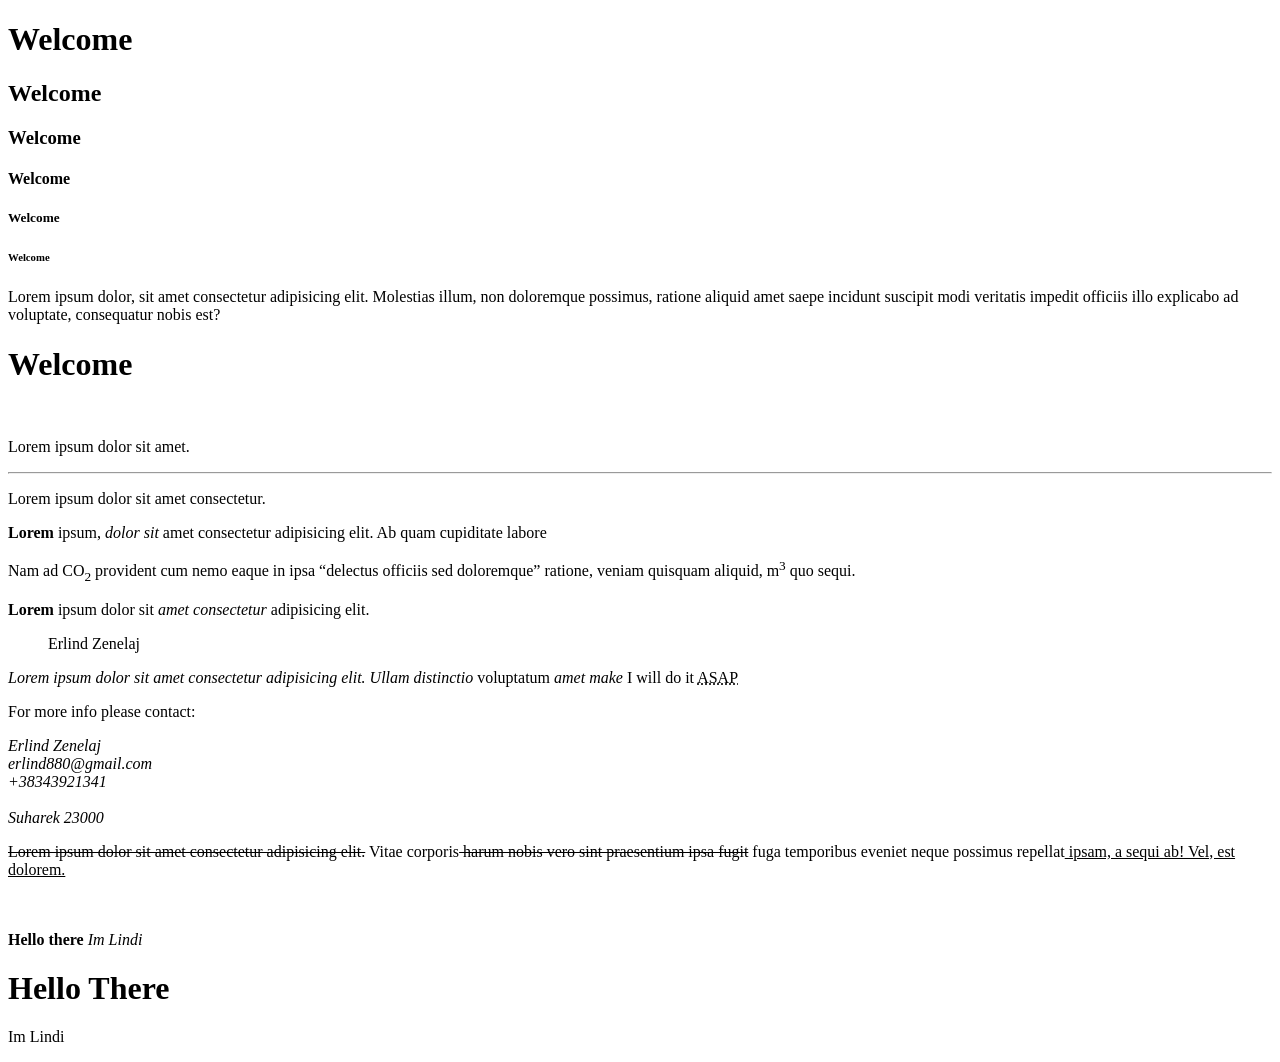
<file: index.html>
<!DOCTYPE html>
<html lang="en">
<head>
    <meta charset="UTF-8">
    <meta http-equiv="X-UA-Compatible" content="IE=edge">
    <meta name="viewport" content="width=device-width, initial-scale=1.0">
    <title>Task 1</title>
</head>
<body>
    
    <!-- Headings -->
    <h1>Welcome</h1>
    <h2>Welcome</h2>
    <h3>Welcome</h3>
    <h4>Welcome</h4>
    <h5>Welcome</h5>
    <h6>Welcome</h6>

    <!-- Paragrafi -->
    <p>Lorem ipsum dolor, sit amet consectetur adipisicing elit. Molestias illum, non doloremque possimus, ratione aliquid amet saepe incidunt suscipit modi veritatis impedit officiis illo explicabo ad voluptate, consequatur nobis est?</p>

    <!-- Heading and Paragraph with hr and br -->
    <h1>Welcome</h1>
    <br>
    <p>Lorem ipsum dolor sit amet.</p>
    <hr>
    <p>Lorem ipsum dolor sit amet consectetur.</p>

    <!-- Labels-->
    <p> <b>Lorem </b> ipsum, <i>dolor sit</i> amet consectetur <emp>adipisicing elit.</emp> Ab quam cupiditate labore </p>

    <p>Nam ad CO<sub>2</sub> provident cum nemo eaque in ipsa <q>delectus officiis sed doloremque</q> ratione, veniam quisquam aliquid, m<sup>3</sup> quo sequi.</p>

    <p><strong>Lorem</strong> ipsum dolor sit <em>amet consectetur</em> adipisicing elit. <blockquote>Erlind Zenelaj</blockquote> </p>

    <p><cite>Lorem ipsum dolor sit amet consectetur adipisicing elit. Ullam distinctio</cite> voluptatum <dfn>amet make</dfn> I will do it <abbr title="As soon as possible">ASAP</abbr></p>

    <p>For more info please contact:
    <address>
        Erlind Zenelaj
        <br>
        erlind880@gmail.com
        <br>
        +38343921341
        <br><br>
        Suharek 23000
    </address>
    </p>

    <p><del>Lorem ipsum dolor sit amet consectetur adipisicing elit.</del> Vitae corporis<s> harum nobis vero sint praesentium ipsa fugit</s> fuga temporibus eveniet neque possimus repellat<ins> ipsam, a sequi ab! Vel, est dolorem.</ins></p>
 
    <br><br>

    <!-- Inline and Block -->
    <strong>Hello there</strong> <em>Im Lindi</em>

    <h1>Hello There</h1> <p>Im Lindi</p>

</body>
</html>
</file>
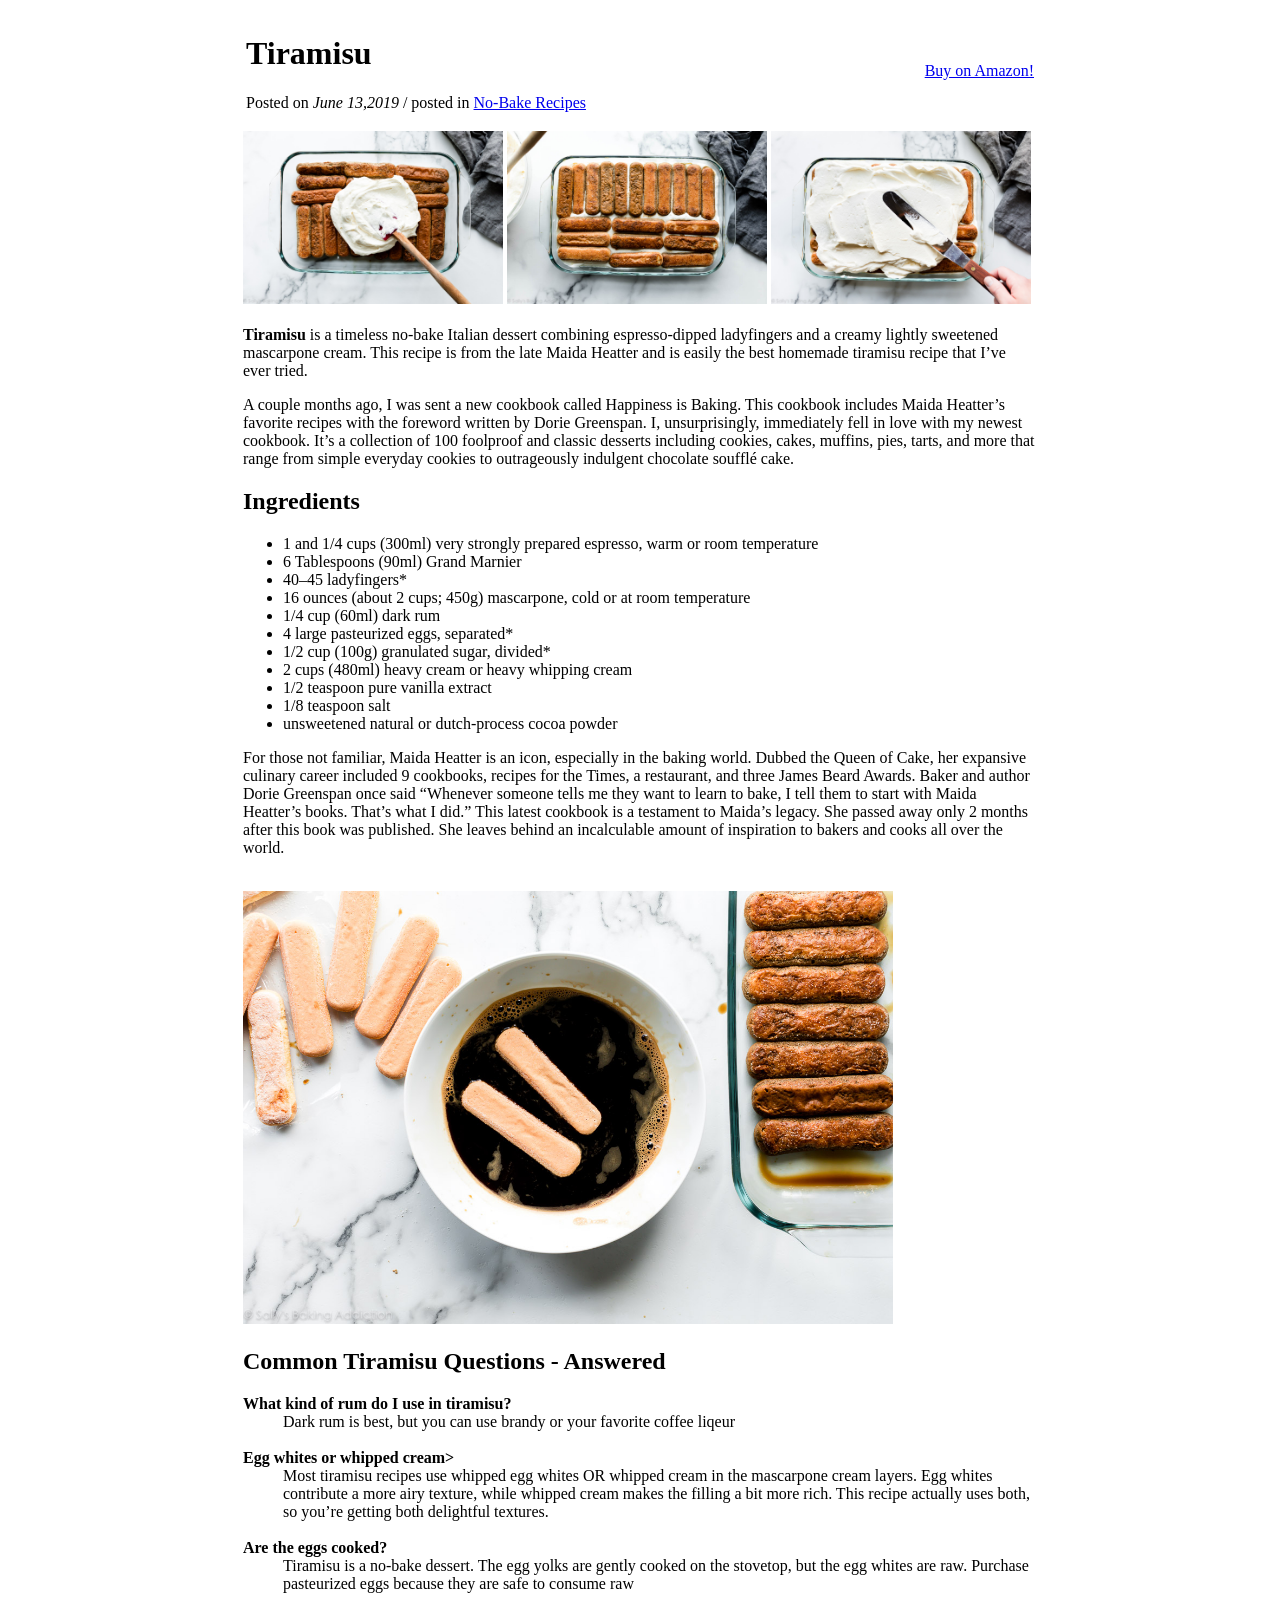
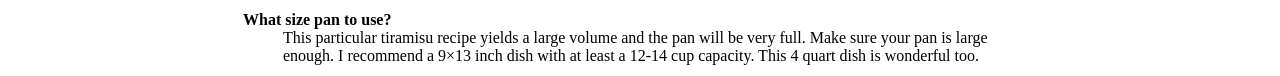
<file: Project(Bake Recipes).html/index.html>
<!DOCTYPE html>
<html lang="en">
<head>
    <meta charset="UTF-8">
    <meta http-equiv="X-UA-Compatible" content="IE=edge">
    <meta name="viewport" content="width=device-width, initial-scale=1.0">
    <title>Bake Recipes</title>
    
</head>
<body>
    <table width="800" align="center">
        <tr>
        <td>

        <table width="100%"> 
            <td>
            <h1>Tiramisu</h1>
            
            <p>Posted on <em>June 13,2019</em> / posted in <a href="#">No-Bake Recipes</a></em></p>
            </td>

            <td align="right"> <a href="#">Buy on Amazon!</a></td>

        </table>
            
        <div margin="10px">
            
            <img src="./img/s1.jpg" alt="" width="260">
            <img src="./img/s2.jpg" alt="" width="260">
            <img src="./img/s3.jpg" alt="" width="260">

        </div>
        

        <br> 

        <b>Tiramisu</b> is a timeless no-bake Italian dessert combining espresso-dipped ladyfingers and a creamy lightly sweetened mascarpone cream. This recipe is from the late Maida Heatter and is easily the best homemade tiramisu recipe that I’ve ever tried.

        <p>A couple months ago, I was sent a new cookbook called Happiness is Baking. This cookbook includes Maida Heatter’s favorite recipes with the foreword written by Dorie Greenspan. I, unsurprisingly, immediately fell in love with my newest cookbook. It’s a collection of 100 foolproof and classic desserts including cookies, cakes, muffins, pies, tarts, and more that range from simple everyday cookies to outrageously indulgent chocolate soufflé cake.</p>


        <h2>Ingredients</h2>

        <ul>
            <li>1 and 1/4 cups (300ml) very strongly prepared espresso, warm or room temperature</li>
            <li>6 Tablespoons (90ml) Grand Marnier</li>
            <li>40–45 ladyfingers*</li>
            <li>16 ounces (about 2 cups; 450g) mascarpone, cold or at room temperature</li>
            <li>1/4 cup (60ml) dark rum</li>
            <li>4 large pasteurized eggs, separated*</li>
            <li>1/2 cup (100g) granulated sugar, divided*</li>
            <li>2 cups (480ml) heavy cream or heavy whipping cream</li>
            <li>1/2 teaspoon pure vanilla extract</li>
            <li>1/8 teaspoon salt</li>
            <li>unsweetened natural or dutch-process cocoa powder</li>
          
        </ul>

        <p>For those not familiar, Maida Heatter is an icon, especially in the baking world. Dubbed the Queen of Cake, her expansive culinary career included 9 cookbooks, recipes for the Times, a restaurant, and three James Beard Awards. Baker and author Dorie Greenspan once said “Whenever someone tells me they want to learn to bake, I tell them to start with Maida Heatter’s books. That’s what I did.” This latest cookbook is a testament to Maida’s legacy. She passed away only 2 months after this book was published. She leaves behind an incalculable amount of inspiration to bakers and cooks all over the world.
        </p>

        <br>

        <img src="img/tiramisu.jpg" alt="" width="650">

        
            <h2>Common Tiramisu Questions - Answered</h2>

            <dt><strong>What kind of rum do I use in tiramisu?</strong></dt>
            <dd>Dark rum is best, but you can use brandy or your favorite coffee liqeur</dd>

            <br>

            <dt><strong>Egg whites or whipped cream></strong></dt>
            <dd>Most tiramisu recipes use whipped egg whites OR whipped cream in the mascarpone cream layers. Egg whites contribute a more airy texture, while whipped cream makes the filling a bit more rich. This recipe actually uses both, so you’re getting both delightful textures.
            </dd>

            <br>

            <dt><strong>Are the eggs cooked?</strong></dt>
            <dd>Tiramisu is a no-bake dessert. The egg yolks are gently cooked on the stovetop, but the egg whites are raw. Purchase pasteurized eggs because they are safe to consume raw </dd>

            <br>

            <dt><strong>What size pan to use?</strong></dt>
            <dd>This particular tiramisu recipe yields a large volume and the pan will be very full. Make sure your pan is large enough. I recommend a 9×13 inch dish with at least a 12-14 cup capacity. This 4 quart dish is wonderful too.</dd>
        
    </table>
    
</body>
</html>
</file>
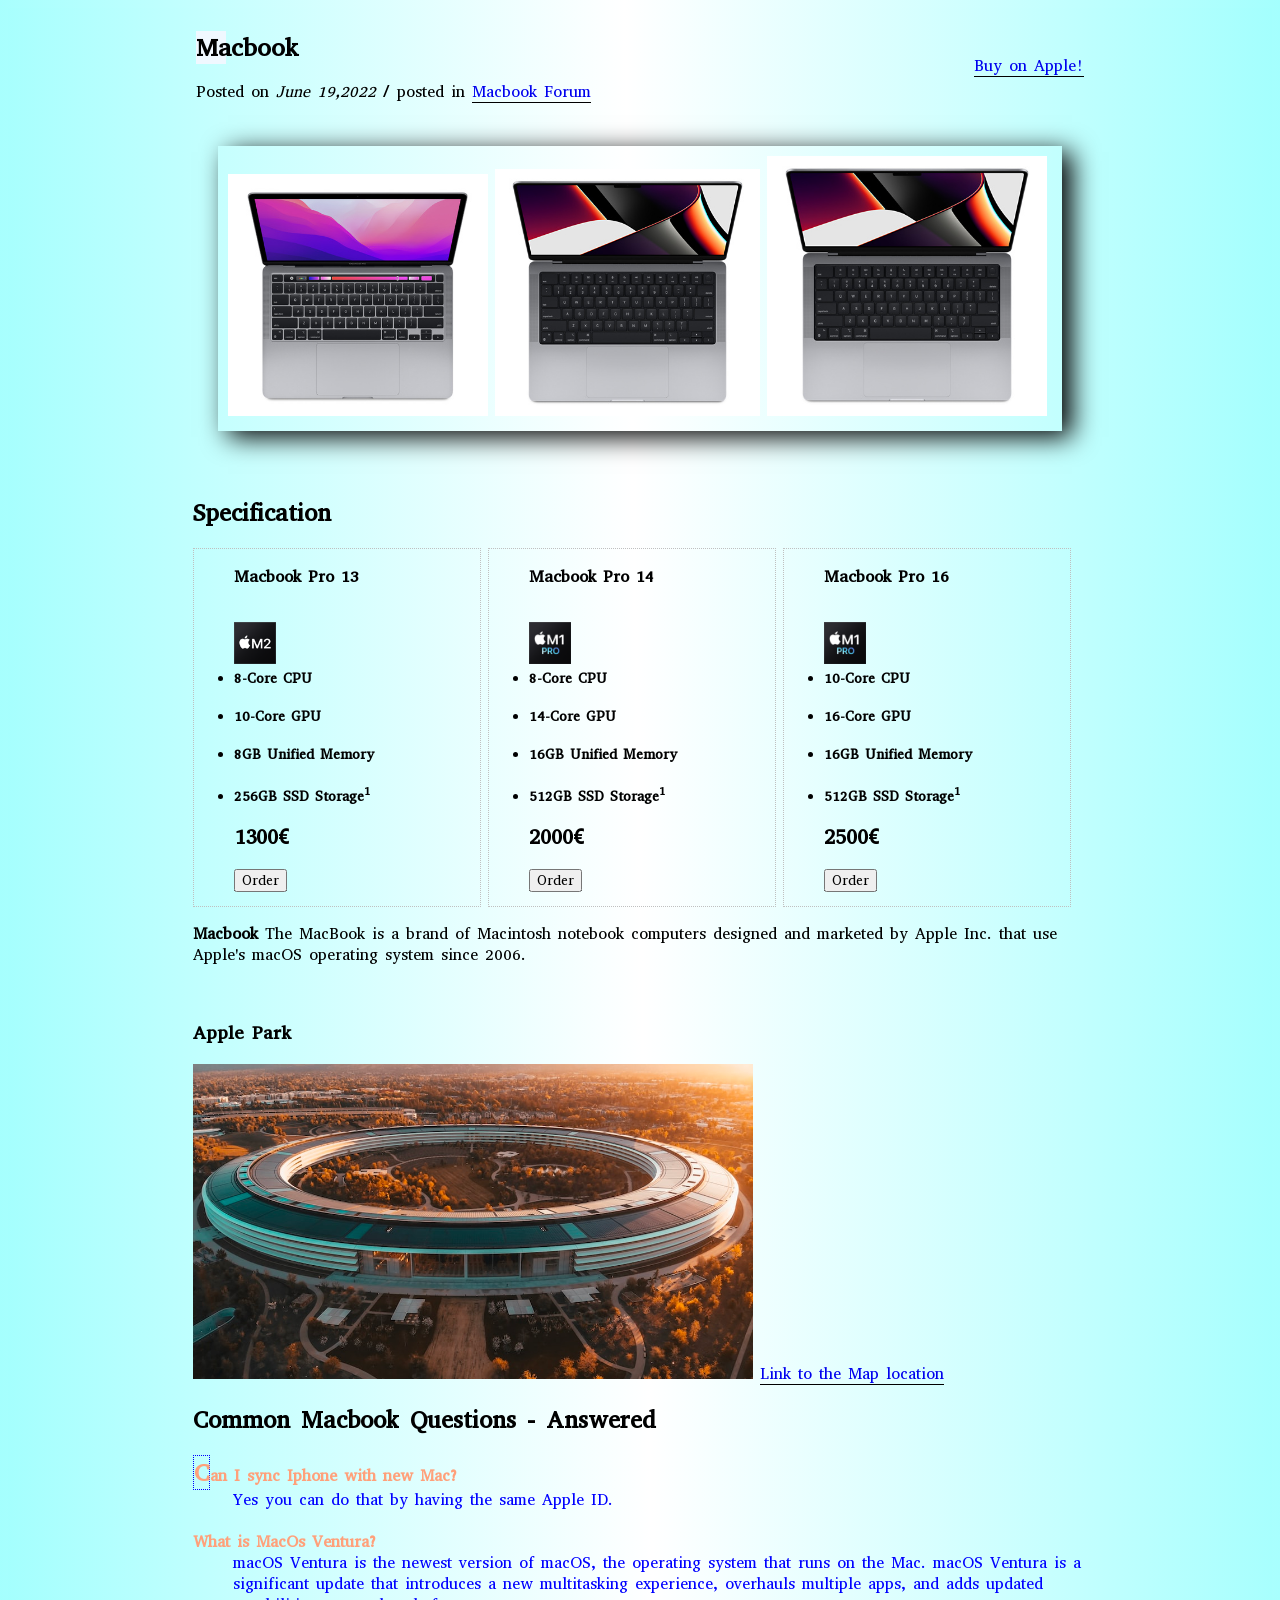
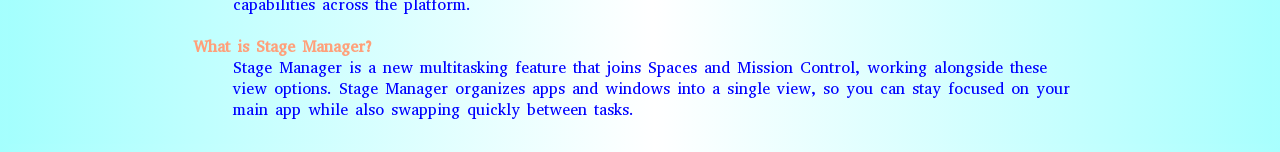
<file: Project(Bake Recipes)/index.html>
<!DOCTYPE html>
<html lang="en">
<head>
    <meta charset="UTF-8">
    <meta http-equiv="X-UA-Compatible" content="IE=edge">
    <meta name="viewport" content="width=device-width, initial-scale=1.0">
    <title>Macbook Store</title>
    

    <link rel="stylesheet" href="style.css">
</head>
<body>
    <table width="900" align="center">
        <tr>
        <td>

        <table width="100%"> 
            <td>
            <h1>Macbook</h1>
            
            <p>Posted on <em>June 19,2022</em> / posted in <a href="#">Macbook Forum</a></em></p>
            </td>

            <td align="right">
                <a href="https://www.apple.com/macbook-pro/">Buy on Apple!</a>  
            </td>
            

        </table>
            
        <div class="photos">
            
            <img src="./img/mbp13.jpeg" alt="Macbook Pro 13 inch" width="260">
            <img src="./img/mbp14.jpeg" alt="Macbook Pro 14 inch" width="265">
            <img src="./img/mbp16.jpeg" alt="Macbook Pro 16 inch" width="280">

        </div>
        
        

        <br> 

        


        <h2>Specification</h2>

        <div class="left">
            <ul>
                <h3>Macbook Pro 13 </h3><br>
                <img src="./img/m2logo.png" alt="m2logo">
                <li><b>8-Core CPU</b> </li><br>
                <li><b>10-Core GPU</b></li> <br>
                <li><b>8GB Unified Memory</b> </li><br>
                <li><b>256GB SSD Storage<sup>1</sup></li></b>     

                <h2>1300€</h2>
            

                <a href="./Macbook13.html">
                <input type="submit" name="order" value="Order" > </a>
             </ul>
        </div>
        <div class="middle">
            <ul>
                <h3>Macbook Pro 14 </h3> <br>
                <img src="./img/m1prologo.png" alt="m1prologo">
                <li><b>8-Core CPU</b></li> <br>
                <li><b>14-Core GPU</b></li> <br>
                <li><b>16GB Unified Memory</b> </li><br>
                <li><b>512GB SSD Storage<sup>1</sup></li></b>
             
                <h2>2000€</h2>
            
                <a href="./Macbook14.html">
                <input type="submit" name="order" value="Order" > </a>
            </ul>
        </div>

        <div class="right">
            <ul>
                <h3>Macbook Pro 16 </h3>  <br>
                <img src="./img/m1prologo.png" alt="m1prologo">
                <li><b>10-Core CPU</b> </li><br>
                <li><b>16-Core GPU</b></li> <br>
                <li><b>16GB Unified Memory</b> </li><br>
                <li><b>512GB SSD Storage<sup>1</sup></li></b>
            
                <h2>2500€</h2>
        

                <a href="./Macbook16.html">
                <input type="submit" name="order" value="Order" > </a>
            </ul>
        </div>

        </div>

        <p><b>Macbook</b> The MacBook is a brand of Macintosh notebook computers designed and marketed by Apple Inc. that use Apple's macOS operating system since 2006.</p>

        
        

        <br>

        
        <h3>Apple Park</h3>
        <img src="./img/applepark.jpeg" alt="" width="560">
        <a href="./applemap.html">
            Link to the Map location
        </a>
        
        
        
        
        
        <div class="bottom">
            <h2>Common Macbook Questions - Answered</h2>

            <dt><strong>Can I sync Iphone with new Mac?</strong></dt>
            <dd>Yes you can do that by having the same Apple ID.</dd>

            <br>

            <dt><strong>What is MacOs Ventura?</strong></dt>
            <dd> macOS Ventura is the newest version of macOS, the operating system that runs on the Mac. macOS Ventura is a significant update that introduces a new multitasking experience, overhauls multiple apps, and adds updated capabilities across the platform.
            </dd>

            <br>

            <dt><strong>What is Stage Manager?</strong></dt>
            <dd>
                Stage Manager is a new multitasking feature that joins Spaces and Mission Control, working alongside these view options. Stage Manager organizes apps and windows into a single view, so you can stay focused on your main app while also swapping quickly between tasks.
                </dd>

            <br>
        </div>
           
        
    </table>
    
</body>
</html>
</file>
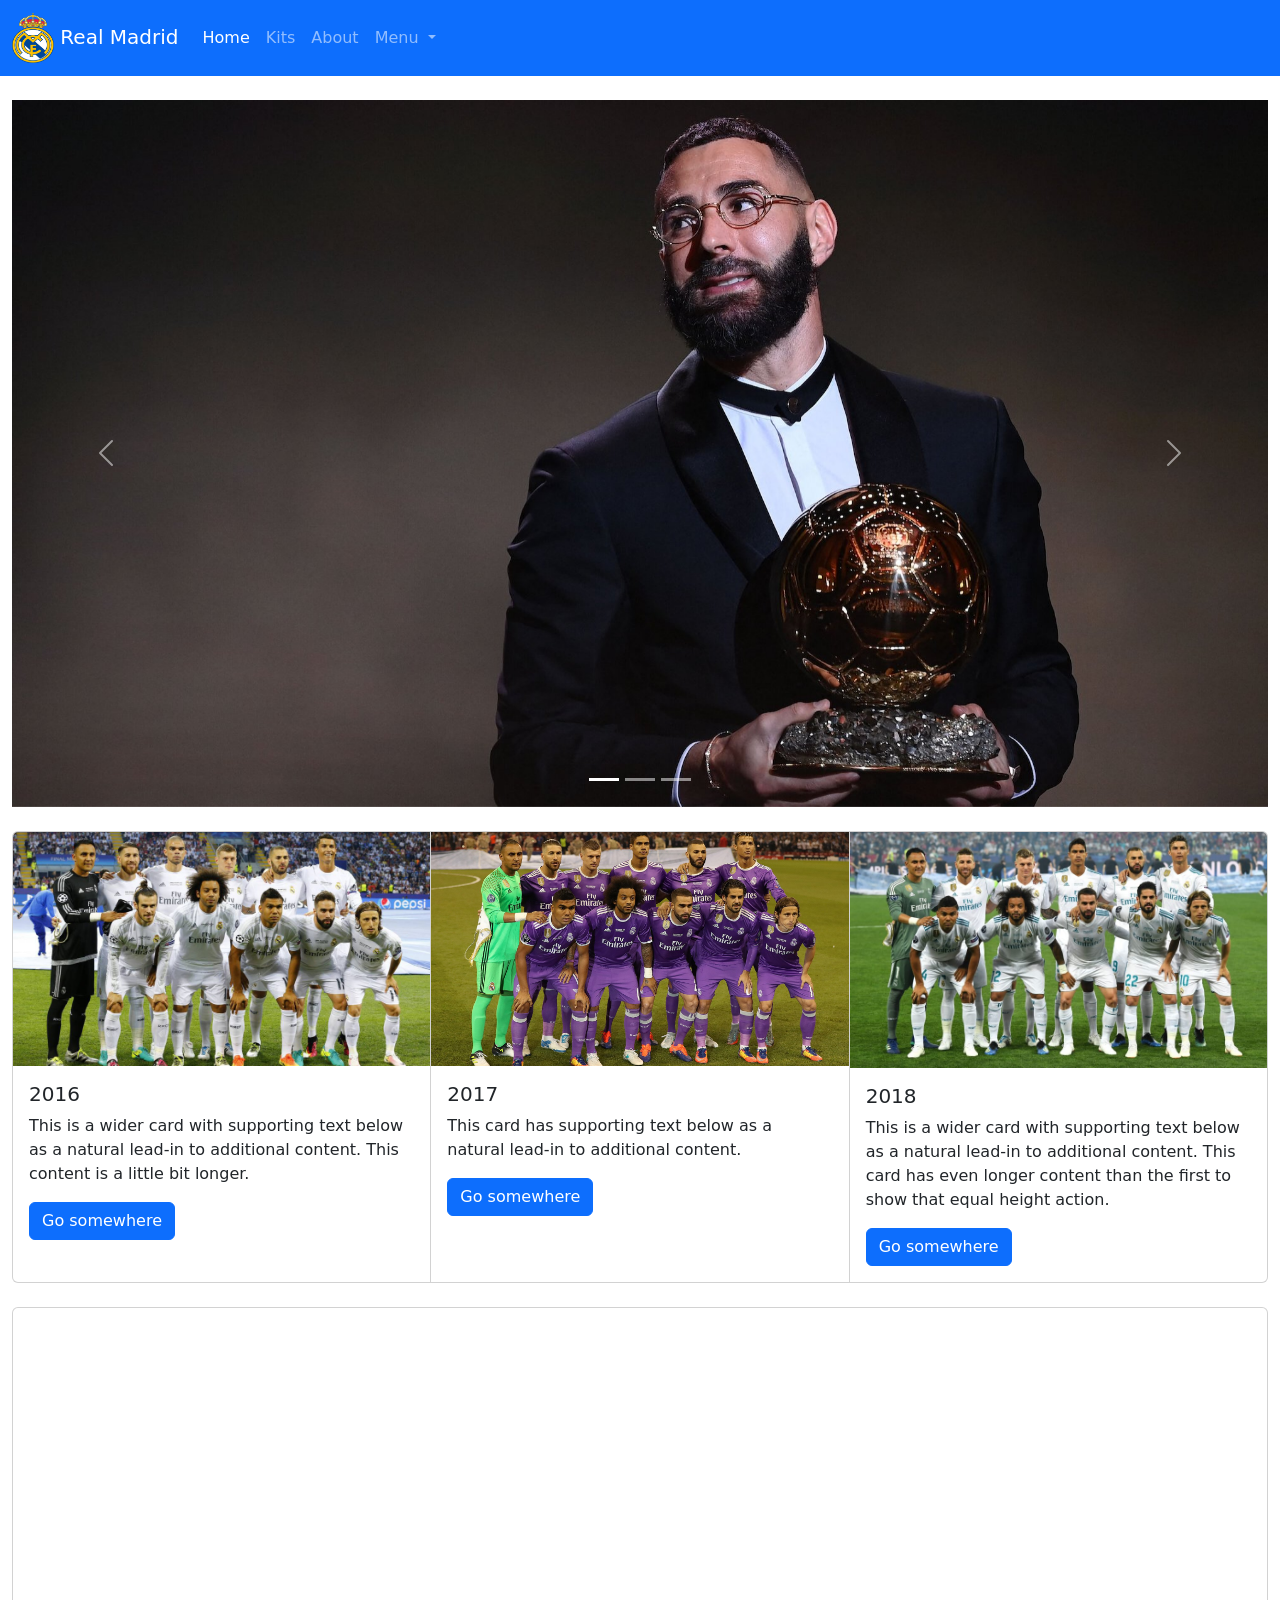
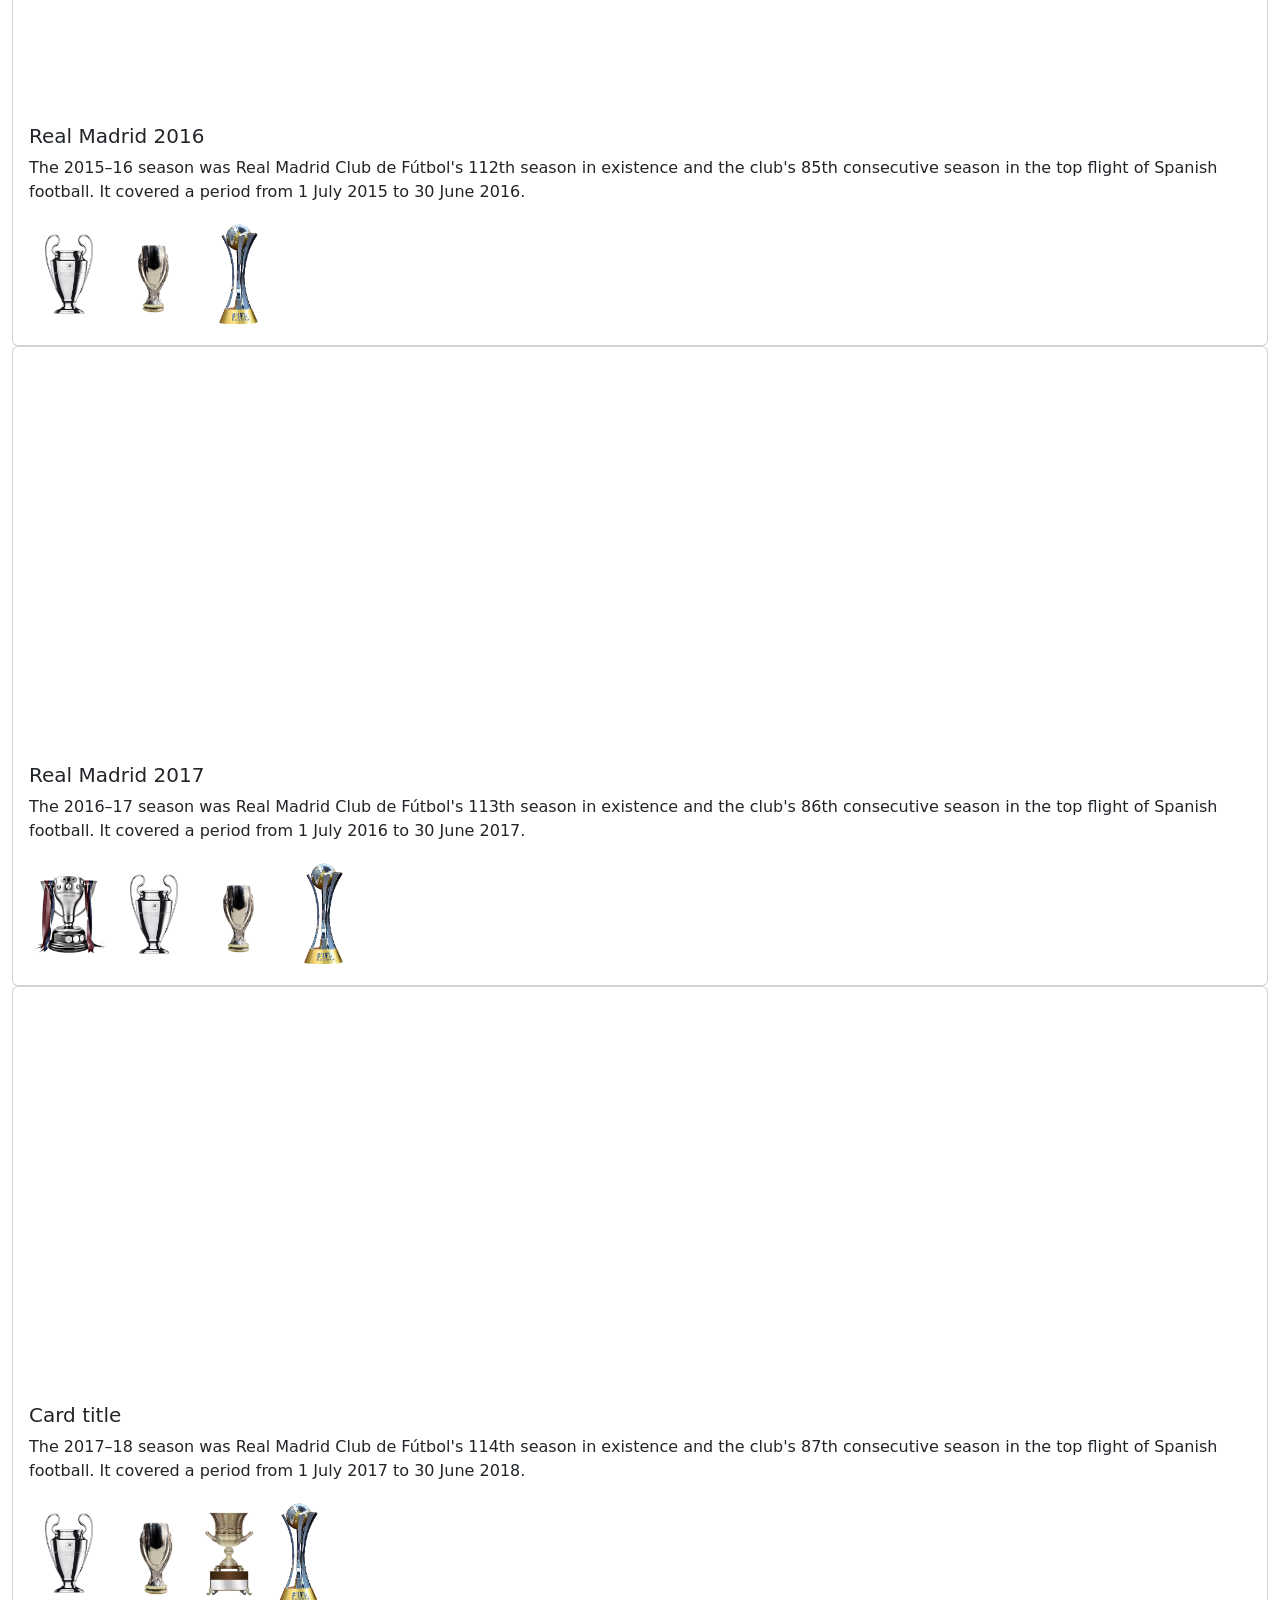
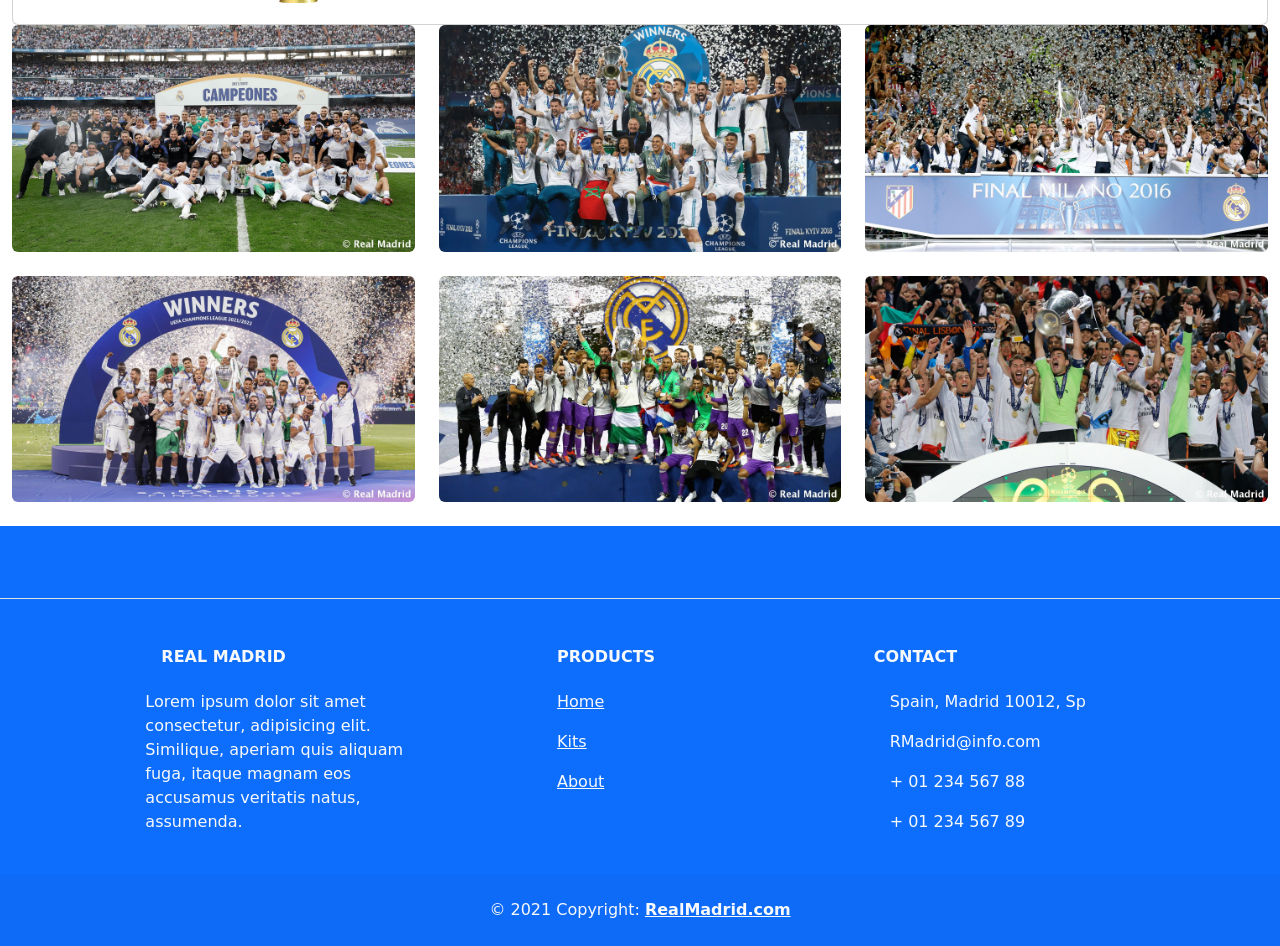
<file: RealMadrid(Bootstrap)/index.html>
<!DOCTYPE html>
<html lang="en">
<head>
    <meta charset="UTF-8">
    <meta http-equiv="X-UA-Compatible" content="IE=edge">
    <meta name="viewport" content="width=device-width, initial-scale=1.0">
    <title>RealMadrid</title>
    <!-- CSS only -->
    <link href="https://cdn.jsdelivr.net/npm/bootstrap@5.2.2/dist/css/bootstrap.min.css" rel="stylesheet" integrity="sha384-Zenh87qX5JnK2Jl0vWa8Ck2rdkQ2Bzep5IDxbcnCeuOxjzrPF/et3URy9Bv1WTRi" crossorigin="anonymous">

    <!-- JavaScript Bundle with Popper -->
    <script src="https://cdn.jsdelivr.net/npm/bootstrap@5.2.2/dist/js/bootstrap.bundle.min.js" integrity="sha384-OERcA2EqjJCMA+/3y+gxIOqMEjwtxJY7qPCqsdltbNJuaOe923+mo//f6V8Qbsw3" crossorigin="anonymous"></script>
</head>
<body>


   
    <nav class="navbar navbar-expand-lg navbar-dark bg-primary">
        <div class="container-fluid">
            <a class="navbar-brand" href="./index.html">
                <img src="./img/RealLogo.png" alt="Logo" width="42" height="50" class="d-inline-block align-text-center">
                Real Madrid
              </a>
          <button class="navbar-toggler" type="button" data-bs-toggle="collapse" data-bs-target="#navbarNavDropdown" aria-controls="navbarNavDropdown" aria-expanded="false" aria-label="Toggle navigation">
            <span class="navbar-toggler-icon"></span>
          </button>
          <div class="collapse navbar-collapse" id="navbarNavDropdown">
            <ul class="navbar-nav">
              <li class="nav-item">
                <a class="nav-link active" aria-current="page" href="./index.html">Home</a>
              </li>
              <li class="nav-item">
                <a class="nav-link" href="./kits.html">Kits</a>
              </li>
              <li class="nav-item">
                <a class="nav-link" href="#">About</a>
              </li>
              <li class="nav-item dropdown">
                <a class="nav-link dropdown-toggle" href="#" role="button" data-bs-toggle="dropdown" aria-expanded="false">
                  Menu
                </a>
                <ul class="dropdown-menu">
                  <li><a class="dropdown-item" href="#">Action</a></li>
                  <li><a class="dropdown-item" href="#">Another action</a></li>
                  <li><a class="dropdown-item" href="#">Something else here</a></li>
                </ul>
              </li>
            </ul>
          </div>
        </div>
      </nav>

      <br>


      <div class="container-fluid">
      <div id="carouselExampleIndicators" class="carousel slide" data-bs-ride="true">
        <div class="carousel-indicators">
          <button type="button" data-bs-target="#carouselExampleIndicators" data-bs-slide-to="0" class="active" aria-current="true" aria-label="Slide 1"></button>
          <button type="button" data-bs-target="#carouselExampleIndicators" data-bs-slide-to="1" aria-label="Slide 2"></button>
          <button type="button" data-bs-target="#carouselExampleIndicators" data-bs-slide-to="2" aria-label="Slide 3"></button>
        </div>
        <div class="carousel-inner">
          <div class="carousel-item active">
            <img src="./img/Benzema.jpeg" class="d-block w-100" alt="...">
          </div>
          <div class="carousel-item">
            <img src="./img/CR7.jpeg" class="d-block w-100" alt="...">
          </div>
          <div class="carousel-item">
            <img src="./img/Team2022.jpeg" class="d-block w-100" alt="...">
          </div>
        </div>
        <button class="carousel-control-prev" type="button" data-bs-target="#carouselExampleIndicators" data-bs-slide="prev">
          <span class="carousel-control-prev-icon" aria-hidden="true"></span>
          <span class="visually-hidden">Previous</span>
        </button>
        <button class="carousel-control-next" type="button" data-bs-target="#carouselExampleIndicators" data-bs-slide="next">
          <span class="carousel-control-next-icon" aria-hidden="true"></span>
          <span class="visually-hidden">Next</span>
        </button>
      </div>


      <br>

      <div class="card-group">
        <div class="card">
          <img src="./img/RM2016.jpeg" class="card-img-top" alt="...">
          <div class="card-body">
            <h5 class="card-title">2016</h5>
            <p class="card-text">This is a wider card with supporting text below as a natural lead-in to additional content. This content is a little bit longer.</p>
          
            <a href="#2016" class="btn btn-primary">Go somewhere</a>

        </div>
        </div>

        <div class="card">
          <img src="./img/RM2017.jpeg" class="card-img-top" alt="...">
          <div class="card-body">
            <h5 class="card-title">2017</h5>
            <p class="card-text">This card has supporting text below as a natural lead-in to additional content.</p>
          
            <a href="#2017" class="btn btn-primary">Go somewhere</a>
            
        </div>
        </div>

        <div class="card">
          <img src="./img/RM2018.jpeg" class="card-img-top" alt="...">
          <div class="card-body">
            <h5 class="card-title">2018</h5>
            <p class="card-text">This is a wider card with supporting text below as a natural lead-in to additional content. This card has even longer content than the first to show that equal height action.</p>
          
            <a href="#2018" class="btn btn-primary">Go somewhere</a>

        </div>
        </div>
      </div>

      <br>
    
      <div class="card">
        <iframe src="https://www.youtube.com/embed/gNE2_CnVXtk" id="2016" height="400px" frameborder="0" allow="accelerometer; autoplay; encrypted-media; gyroscope; picture-in-picture" allowfullscreen></iframe>
        <div class="card-body" >
          <h5 class="card-title">Real Madrid 2016</h5>
          <p class="card-text">The 2015–16 season was Real Madrid Club de Fútbol's 112th season in existence and the club's 85th consecutive season in the top flight of Spanish football. It covered a period from 1 July 2015 to 30 June 2016.</p>
          <img src="./img/UclTrophy.png" width="80px" alt=""> 
          <img src="./img/UefaSuperCup.png" width="80px" alt=""> 
          <img src="./img/ClubWorldCup.png" width="80px" alt=""> 

          <br>
         
        </div>
      </div>

      <div class="card">
        <iframe src="https://www.youtube.com/embed/rxbXET8Ru04" id="2017" height="400px" frameborder="0" allow="accelerometer; autoplay; encrypted-media; gyroscope; picture-in-picture" allowfullscreen></iframe>
        <div class="card-body">
          <h5 class="card-title">Real Madrid 2017</h5>
          <p class="card-text">The 2016–17 season was Real Madrid Club de Fútbol's 113th season in existence and the club's 86th consecutive season in the top flight of Spanish football. It covered a period from 1 July 2016 to 30 June 2017.</p>

          <img src="./img/LaLiga.png" width="80px" alt=""> 
          <img src="./img/UclTrophy.png" width="80px" alt=""> 
          <img src="./img/UefaSuperCup.png" width="80px" alt=""> 
          <img src="./img/ClubWorldCup.png" width="80px" alt="">

        </div>
      </div>

      <div class="card">
        <iframe src="https://www.youtube.com/embed/r-Ces3TzLn0" id="2018" height="400px" frameborder="0" allow="accelerometer; autoplay; encrypted-media; gyroscope; picture-in-picture" allowfullscreen></iframe>
        <div class="card-body">
          <h5 class="card-title">Card title</h5>
          <p class="card-text">The 2017–18 season was Real Madrid Club de Fútbol's 114th season in existence and the club's 87th consecutive season in the top flight of Spanish football. It covered a period from 1 July 2017 to 30 June 2018.</p>
          <img src="./img/UclTrophy.png" width="80px" alt=""> 
          <img src="./img/UefaSuperCup.png" width="85px" alt=""> 
          <img src="./img/SuperCopa.png" width="50px" alt=""> 
          <img src="./img/ClubWorldCup.png" width="80px" alt="">

        </div>
      </div>


      <!-- Gallery -->
<div class="row">
    <div class="col-lg-4 col-md-12 mb-4 mb-lg-0">
      <img
        src="./img/Gallery1.jpeg"
        class="w-100 shadow-1-strong rounded mb-4"
        alt="Boat on Calm Water"
      />
  
      <img
        src="./img/Gallery2.jpeg"
        class="w-100 shadow-1-strong rounded mb-4"
        alt="Wintry Mountain Landscape"
      />
    </div>
  
    <div class="col-lg-4 mb-4 mb-lg-0">
      <img
        src="./img/Gallery3.jpeg"
        class="w-100 shadow-1-strong rounded mb-4"
        alt="Mountains in the Clouds"
      />
  
      <img
        src="./img/Gallery4.jpeg"
        class="w-100 shadow-1-strong rounded mb-4"
        alt="Boat on Calm Water"
      />
    </div>
  
    <div class="col-lg-4 mb-4 mb-lg-0">
      <img
        src="./img/Gallery5.jpeg"
        class="w-100 shadow-1-strong rounded mb-4"
        alt="Waves at Sea"
      />
  
      <img
        src="./img/Gallery6.jpeg"
        class="w-100 shadow-1-strong rounded mb-4"
        alt="Yosemite National Park"
      />
    </div>
  </div>
  <!-- Gallery -->

  </div>

 
  <!-- Footer -->
<footer class="text-center text-lg-start bg-primary text-light">
    <!-- Section: Social media -->
    <section class="d-flex justify-content-center justify-content-lg-between p-4 border-bottom">
  
      <!-- Right -->
      <div>
        <a href="" class="me-4 link-secondary">
          <i class="fab fa-facebook-f"></i>
        </a>
        <a href="" class="me-4 link-secondary">
          <i class="fab fa-twitter"></i>
        </a>
        <a href="" class="me-4 link-secondary">
          <i class="fab fa-google"></i>
        </a>
        <a href="" class="me-4 link-secondary">
          <i class="fab fa-instagram"></i>
        </a>
        <a href="" class="me-4 link-secondary">
          <i class="fab fa-linkedin"></i>
        </a>
        <a href="" class="me-4 link-secondary">
          <i class="fab fa-github"></i>
        </a>
      </div>
      <!-- Right -->
    </section>
    <!-- Section: Social media -->
  
    <!-- Section: Links  -->
    <section class="">
      <div class="container text-center text-md-start mt-5">
        <!-- Grid row -->
        <div class="row mt-3">
          <!-- Grid column -->
          <div class="col-md-3 col-lg-4 col-xl-3 mx-auto mb-4">
            <!-- Content -->
            <h6 class="text-uppercase fw-bold mb-4">
              <i class="fas fa-gem me-3 text-secondary"></i>Real Madrid
            </h6>
            <p>
              Lorem ipsum dolor sit amet consectetur, adipisicing elit. Similique, aperiam quis aliquam fuga, itaque magnam eos accusamus veritatis natus, assumenda.
          </div>
          <!-- Grid column -->
  
          <!-- Grid column -->
          <div class="col-md-2 col-lg-2 col-xl-2 mx-auto mb-4 ">
            <!-- Links -->
            <h6 class="text-uppercase fw-bold mb-4">
              Products
            </h6>
            <p>
              <a href="#!" class="text-reset">Home</a>
            </p>
            <p>
              <a href="#!" class="text-reset">Kits</a>
            </p>
            <p>
              <a href="#!" class="text-reset">About</a>
            </p>
          </div>

  
          <!-- Grid column -->
          <div class="col-md-4 col-lg-3 col-xl-3 mx-auto mb-md-0 mb-4">
            <!-- Links -->
            <h6 class="text-uppercase fw-bold mb-4">Contact</h6>
            <p><i class="fas fa-home me-3 text-secondary"></i> Spain, Madrid 10012, Sp</p>
            <p>
              <i class="fas fa-envelope me-3 text-secondary"></i>
              RMadrid@info.com
            </p>
            <p><i class="fas fa-phone me-3 text-secondary"></i> + 01 234 567 88</p>
            <p><i class="fas fa-print me-3 text-secondary"></i> + 01 234 567 89</p>
          </div>
          <!-- Grid column -->
        </div>
        <!-- Grid row -->
      </div>
    </section>
    <!-- Section: Links  -->
  

    <div class="text-center p-4" style="background-color: rgba(0, 0, 0, 0.025);">
      © 2021 Copyright:
      <a class="text-reset fw-bold" href="https://mdbootstrap.com/">RealMadrid.com</a>
    </div>

  </footer>
  <!-- Footer -->



</body>
</html>
</file>
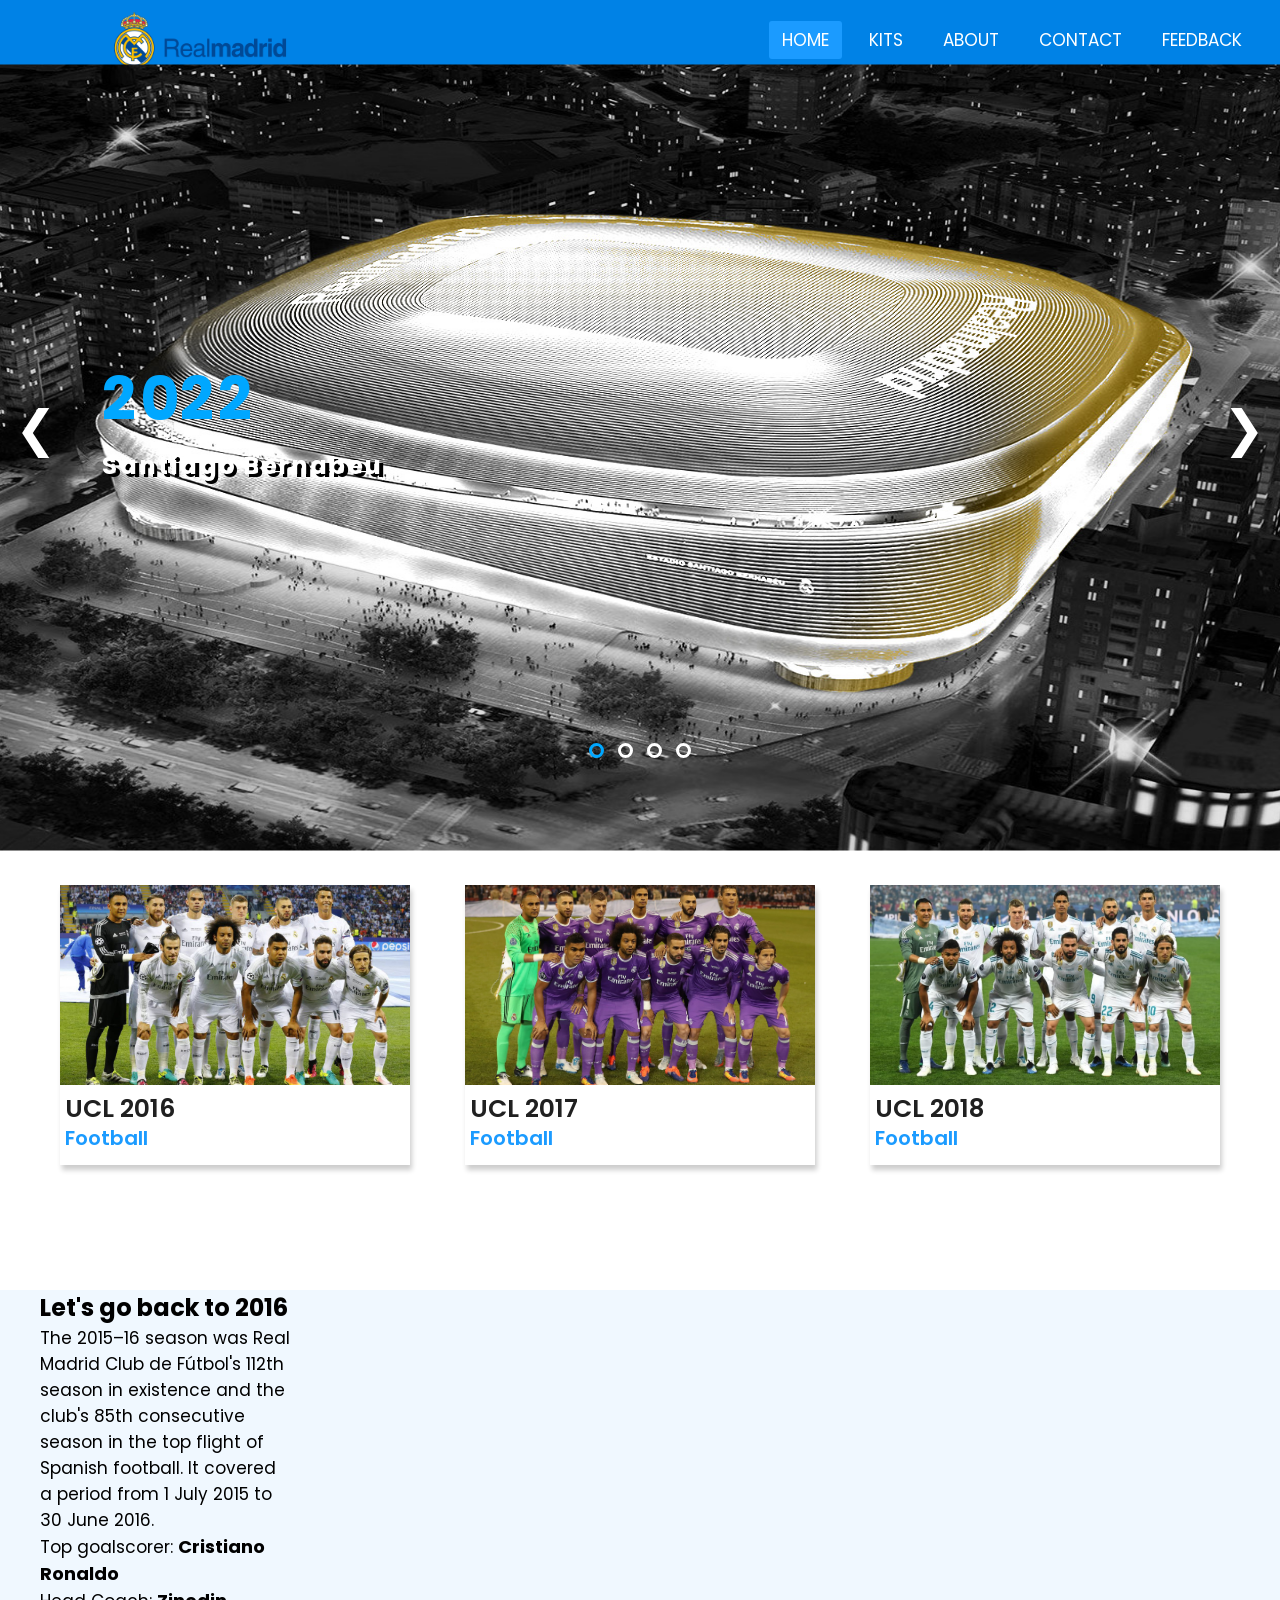
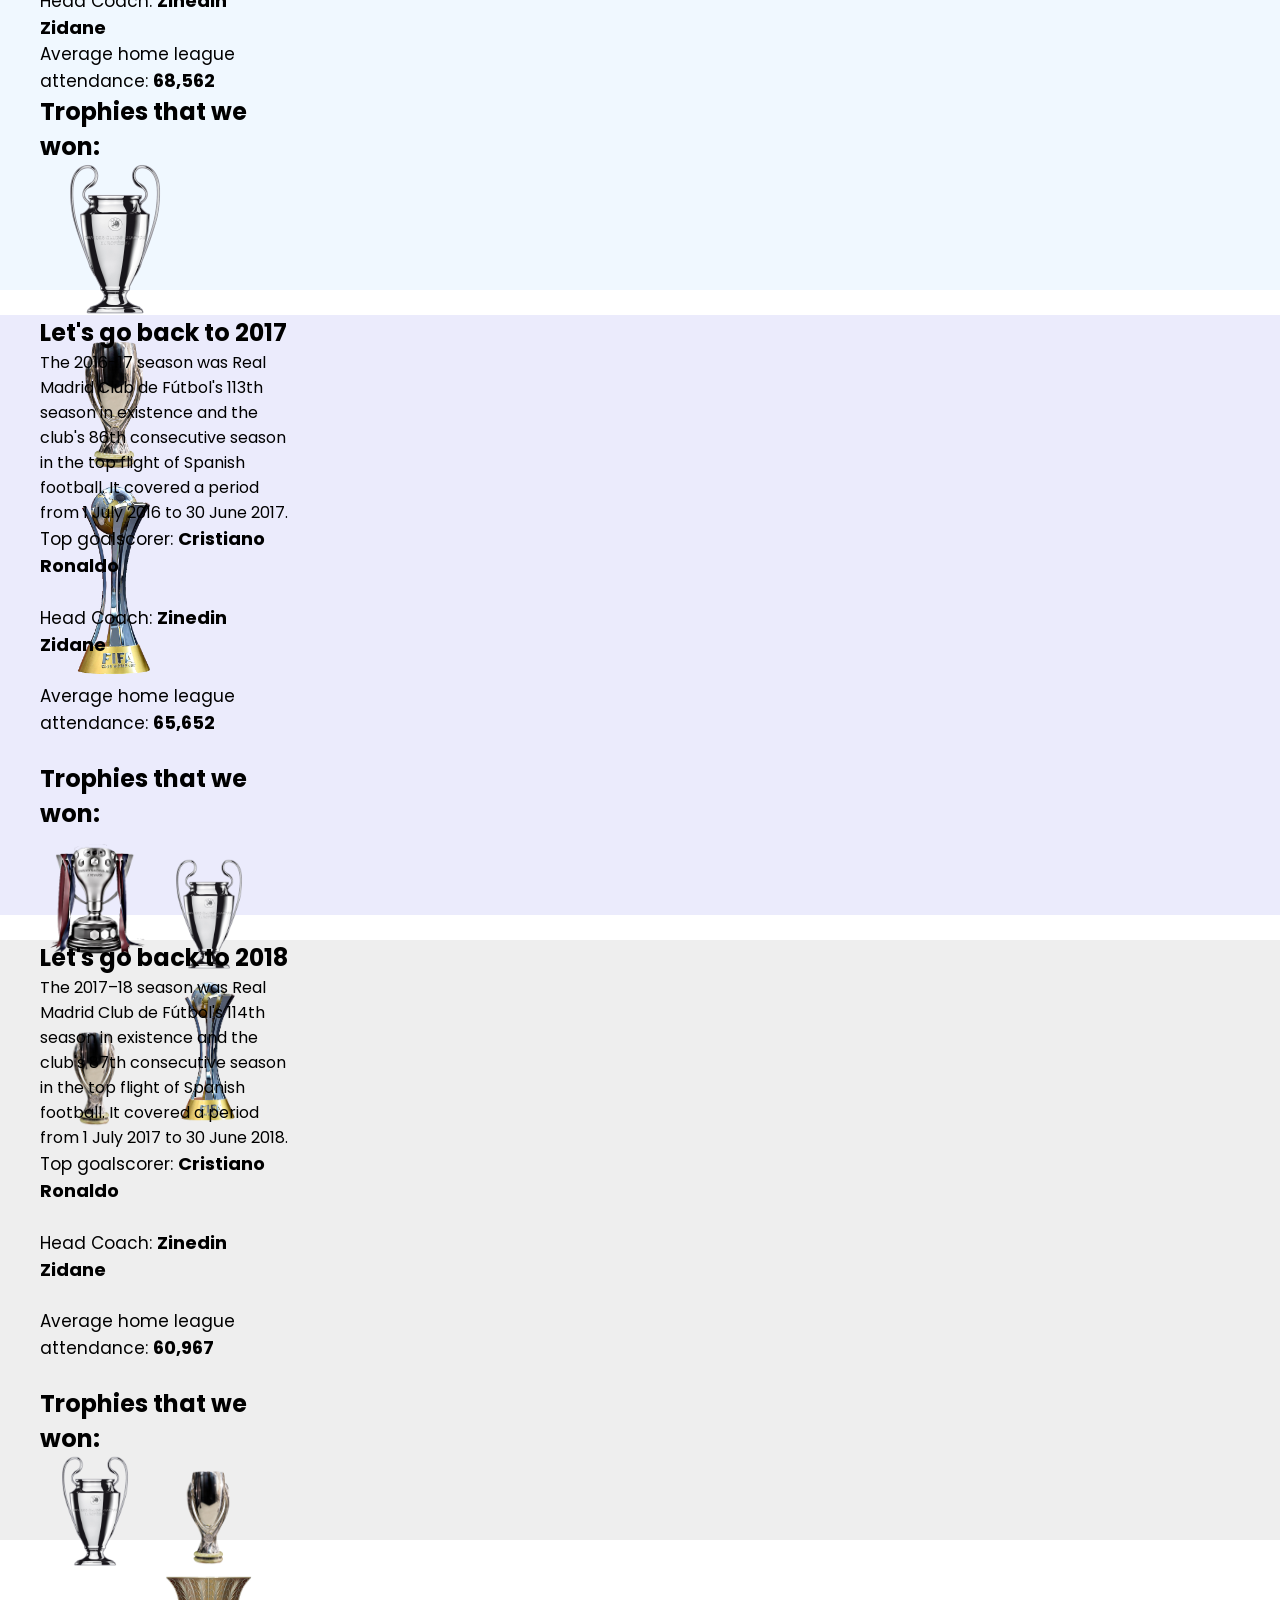
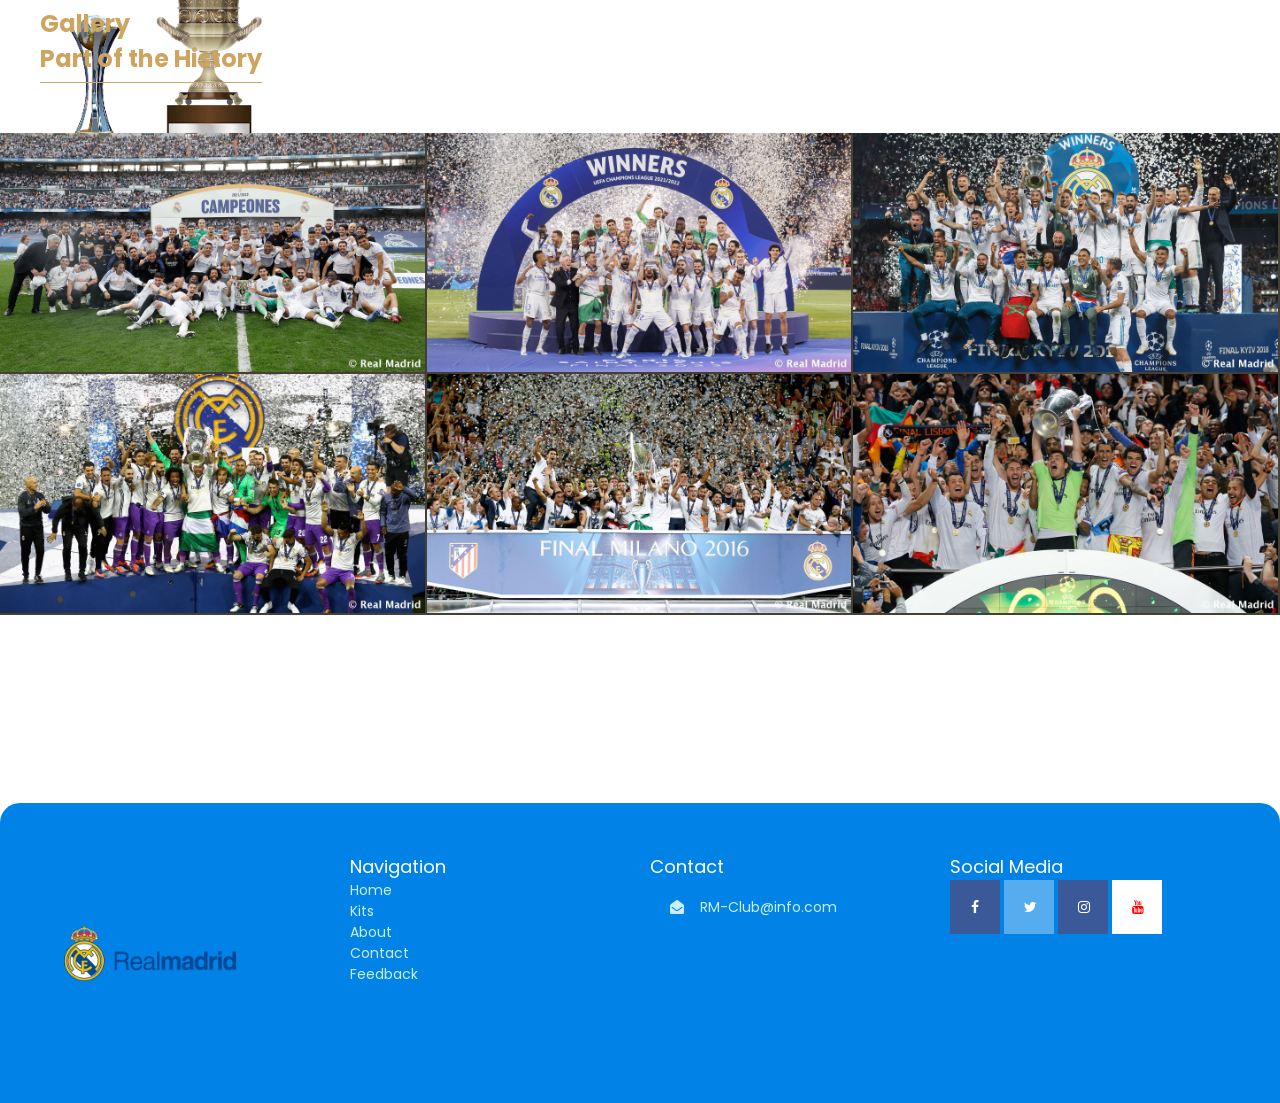
<file: RealMadrid/index.html>
<!DOCTYPE html>
<html lang="en">
<head>
    <meta charset="UTF-8">
    <meta http-equiv="X-UA-Compatible" content="IE=edge">
    <meta name="viewport" content="width=device-width, initial-scale=1.0">
    <title>Real Madrid FC</title>
    <link rel="stylesheet" href="slider.css">
    <link rel="stylesheet" href="style.css">
	 <link rel="stylesheet" href="https://cdnjs.cloudflare.com/ajax/libs/font-awesome/5.15.3/css/all.min.css"/>
    <link rel="stylesheet" href="https://cdnjs.cloudflare.com/ajax/libs/font-awesome/4.7.0/css/font-awesome.min.css">

   
    
</head>
<body>
        
   

   <section id="nav">
	<nav>
		<input type="checkbox" id="check">
		<label for="check" class="checkbtn">
			<i class="fas fa-bars"></i>
		</label>

		<label class="logo"><img src="./img/RMLogo.png" alt="Logo"></label>

		<ul>
			<li><a class="active" href="#">Home</a></li>
			<li><a href="./kits.html">Kits</a></li>
			<li><a href="#">About</a></li>
			<li><a href="#">Contact</a></li>
			<li><a href="#">Feedback</a></li>
         
		</ul>
	</nav>
   </section>
    
    

    <br> <br>

    <div class="slider">
		
		<div class="myslide fade">
			<div class="txt">
				<h1>2022</h1>
				<p>Santiago Bernabeu<br></p>
			</div>
			<a href=""><img src="./img/RMStadium.jpeg"></a>
		</div>
		
		<div class="myslide fade">
			<div class="txt">
				<h1>UCL Winner</h1>
				<p>2022<br>
			</div>
			<a href=""><img src="./img/Team2022.jpeg"></a>
		</div>
		
		<div class="myslide fade">
			<div class="txt">
				<h1>Karim Benzema</h1>
				<p>2022<br></p>
			</div>
            <a href=""><img src="./img/Benzema.jpeg"></a>
		</div>

        <div class="myslide fade">
			<div class="txt">
				<h1>Cristiano Ronaldo</h1>
				<p>2018<br></p>
			</div>
            <a href=""><img src="./img/CR7.jpeg"></a>
		</div>
		

		<div class="dotsbox" style="text-align:center">
			<span class="dot" onclick="currentSlide(1)"></span>
			<span class="dot" onclick="currentSlide(2)"></span>
			<span class="dot" onclick="currentSlide(3)"></span>
			<span class="dot" onclick="currentSlide(4)"></span>


		</div>
     

		</div>

		<a class="prev" onclick="plusSlides(-1)">&#10094;</a>
  		<a class="next" onclick="plusSlides(1)">&#10095;</a>
		

	</div>

    <br><br><br> <br>
            
    <div class="container">
        <div class="card">
           <div class="img">
              <img src="./img/RM2016.jpeg">
           </div>
           <div class="top-text">
              <div class="name">
                 UCL 2016
              </div>
              <p>
                 Football
              </p>
           </div>
           <div class="bottom-text">
              <div class="text">
                 Lorem ipsum dolor sit amet, consectetur adipisicing elit. Dolorem quaerat iusto adipisci reprehenderit quasi cum perspiciatis, minima reiciendis magni quam!
              </div>
              <div class="btn">
                 <a href="#here">Read more</a>
              </div>
           </div>
        </div>
        <br><br><br>

        <div class="card">
           <div class="img">
              <img src="./img/RM2017.jpeg">
           </div>
           <div class="top-text">
              <div class="name">
                 UCL 2017
              </div>
              <p>
                 Football
              </p>
           </div>
           <div class="bottom-text">
              <div class="text">
                 Lorem ipsum dolor sit amet, consectetur adipisicing elit. Dolorem quaerat iusto adipisci reprehenderit quasi cum perspiciatis, minima reiciendis magni quam!
              </div>
              <div class="btn">
                 <a href="#here1">Read more</a>
              </div>
           </div>
        </div>
        

        <br><br><br>
        <div class="card">
           <div class="img">
              <img src="./img/RM2018.jpeg">
           </div>
           <div class="top-text">
              <div class="name">
                 UCL 2018
              </div>
              <p>
                 Football
              </p>
           </div>
           <div class="bottom-text">
              <div class="text">
                 Lorem ipsum dolor sit amet, consectetur adipisicing elit. Dolorem quaerat iusto adipisci reprehenderit quasi cum perspiciatis, minima reiciendis magni quam!
              </div>
              <div class="btn">
                 <a href="#here2">Read more</a>
              </div>
           </div>
        </div>
     </div>


    </div>

    <br><br><br><br><br>


    <section id="history">
      <div class="container">
         <div class="content">
            <h1 id="here">Let's go back to 2016</h1>
             <p>The 2015–16 season was Real Madrid Club de Fútbol's 112th season in existence and the club's 85th consecutive season in the top flight of Spanish football. It covered a period from 1 July 2015 to 30 June 2016.</p>
   

            <p>Top goalscorer: <strong>Cristiano Ronaldo</strong></p> 
        

            <p>Head Coach: <strong>Zinedin Zidane</strong></p>
          

            <p>Average home league attendance: <strong>68,562</strong></p>

            

            <h2>Trophies that we won:</h2>

            <div class="img">
               <img src="./img/UclTrophy.png" alt="UclTrophy">
               <img src="./img/UefaSuperCup.png" alt="UefaSuperCup">
               <img src="./img/ClubWorldCup.png" alt="ClubWorldCup">
            </div>
            
         </div>

         <div class="video">
            <iframe src="https://www.youtube.com/embed/gNE2_CnVXtk" title="YouTube video player" frameborder="0" allow="accelerometer; autoplay; clipboard-write; encrypted-media; gyroscope; picture-in-picture" allowfullscreen></iframe>
            
         </div>
      </div>
    </section>

    <br>

    <section id="history-1">
      <div class="container">
         <div class="content">
            <h1 id="here1">Let's go back to 2017</h1>
            The 2016–17 season was Real Madrid Club de Fútbol's 113th season in existence and the club's 86th consecutive season in the top flight of Spanish football. It covered a period from 1 July 2016 to 30 June 2017.
            <br>

            <p>Top goalscorer: <strong>Cristiano Ronaldo</strong></p> 
            <br>

            <p>Head Coach: <strong>Zinedin Zidane</strong></p>
            <br>

            <p>Average home league attendance: <strong>65,652</strong></p>

            <br>

            <h2>Trophies that we won:</h2>

            <div class="img">
               <img src="./img/LaLiga.png" alt="LaLigaTrophy">
               <img src="./img/UclTrophy.png" alt="UclTrophy">
               <img src="./img/UefaSuperCup.png" alt="UefaSuperCupTrophy">
               <img src="./img/ClubWorldCup.png" alt="ClubWorldCupTrophy">
               
            </div>
            
         </div>

         <div class="video">
            <iframe  src="https://www.youtube.com/embed/rxbXET8Ru04" title="YouTube video player" frameborder="0" allow="accelerometer; autoplay; clipboard-write; encrypted-media; gyroscope; picture-in-picture" allowfullscreen></iframe>
            
         </div>
      </div>

    </section> 

    <br>


    <section id="history-2">
      <div class="container">
         <div class="content">
            <h1 id="here2">Let's go back to 2018</h1>
            The 2017–18 season was Real Madrid Club de Fútbol's 114th season in existence and the club's 87th consecutive season in the top flight of Spanish football. It covered a period from 1 July 2017 to 30 June 2018.
            <br>

            <p>Top goalscorer: <strong>Cristiano Ronaldo</strong></p> 
            <br>

            <p>Head Coach: <strong>Zinedin Zidane</strong></p>
            <br>

            <p>Average home league attendance: <strong>60,967</strong></p>

            <br>

            <h2>Trophies that we won:</h2>

            <div class="img">
               <img src="./img/UclTrophy.png" alt="UclTrophy">
               <img src="./img/UefaSuperCup.png" alt="UefaSuperCupTrophy">
               <img src="./img/ClubWorldCup.png" alt="ClubWorldCupTrophy">
               <img src="./img/SuperCopa.png"  alt="SuperCopaDeSpania">
               
            </div>
            
         </div>

         <div class="video">
            <iframe src="https://www.youtube.com/embed/r-Ces3TzLn0" title="YouTube video player" frameborder="0" allow="accelerometer; autoplay; clipboard-write; encrypted-media; gyroscope; picture-in-picture" allowfullscreen></iframe>
            
         </div>
      </div>

    </section> 


    <section id="gallery">
      <div class="container">
         <hgroup>
         <h1>Gallery</h1>
         <h2>Part of the History</h2>
         </hgroup>
      </div>
      <div class="gallery">
         <img src="./img/Gallery1.jpeg" alt="">
         <img src="./img/Gallery2.jpeg" alt="">
         <img src="./img/Gallery3.jpeg" alt="">
         <img src="./img/Gallery4.jpeg" alt="">
         <img src="./img/Gallery5.jpeg" alt="">
         <img src="./img/Gallery6.jpeg" alt="">
      </div>

    </section>

    <section id="footer">
    <footer class="footer">
      <div class="inner">
          <div class="column is-logo">
              <a href="#" class="main-logo">
                  <div class="logo">
                      <img src="./img/RMLogo.png" alt="Logo">
                  </div>
                  <!-- <div class="logo-info">
                      <div class="text"></div>
                      <span class="copyright"></span>
                  </div> -->
              </a>
          </div>
          <div class="column is-nav">
              <div class="column-title">Navigation</div>
              <ul>
                  <li><a href="">Home</a></li>
                  <li><a href="">Kits</a></li>
                  <li><a href="">About</a></li>
                  <li><a href="">Contact</a></li>
                  <li><a href="">Feedback</a></li>

                  
              </ul>
          </div>
          <div class="column is-nav">
              <div class="column-title">Contact</div>
              <ul>
                  <li><a href="#"><i class="fa fa-envelope-open"></i>RM-Club@info.com</a></li>
                  
                  
              </ul>
                  
          </div>
          <div class="column is-nav">
              <div class="column-title">Social Media</div>
              <ul>
                  <a href="#" class="fa fa-facebook"></a>
                  <a href="#" class="fa fa-twitter"></a>
                  <a href="#" class="fa fa-instagram"></a>
                  <a href="#" class="fa fa-youtube"></a>
              </ul>
          </div>
      </div>
  </footer>
</section>


  



    <script type="text/javascript" src="./jsslider.js"></script>


    
</body>
</html>
</file>
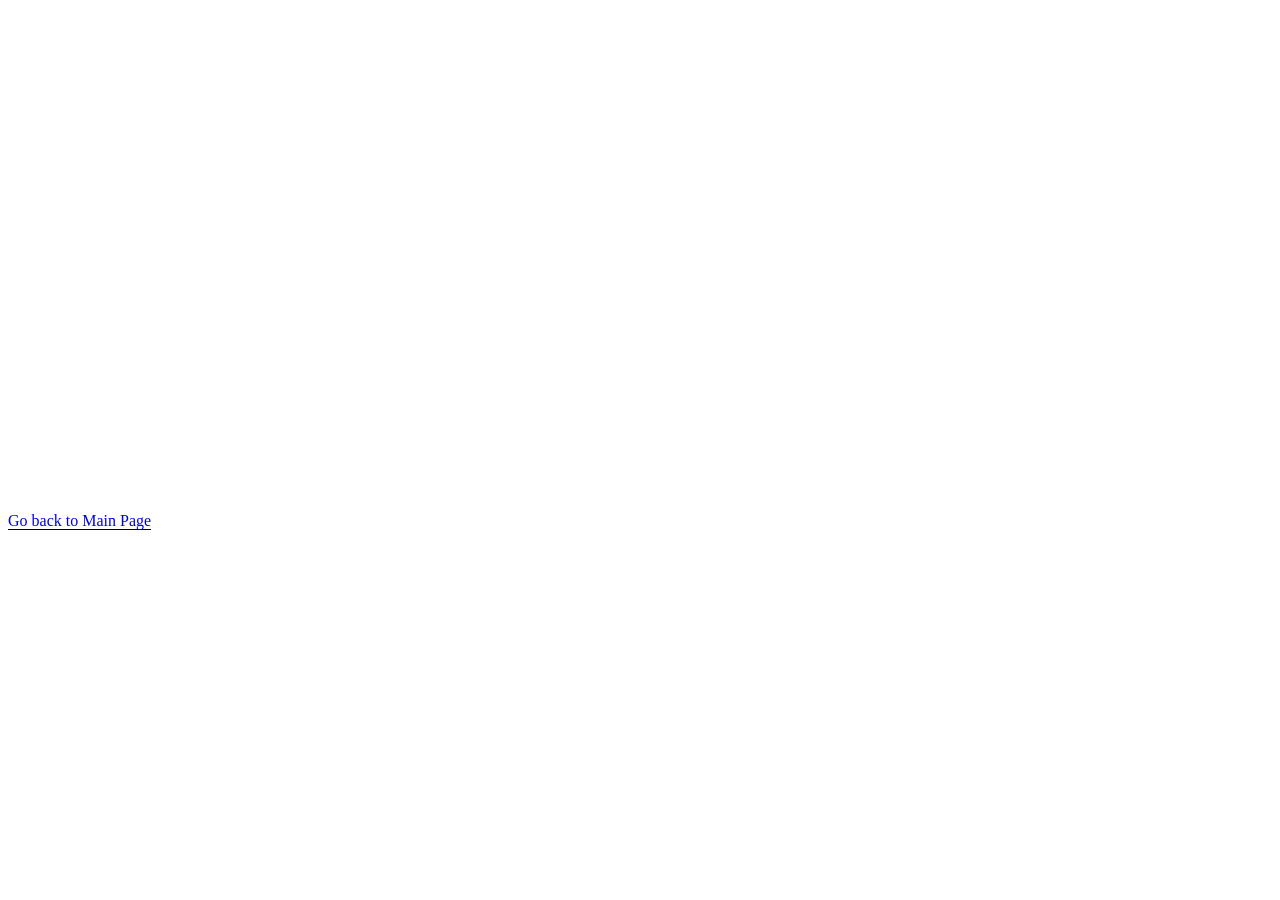
<file: Project(Bake Recipes)/applemap.html>
<!DOCTYPE html>
<html lang="en">
<head>
    <meta charset="UTF-8">
    <meta http-equiv="X-UA-Compatible" content="IE=edge">
    <meta name="viewport" content="width=device-width, initial-scale=1.0">
    <title>Apple Park</title>
    <style>
        a {
            text-decoration: none;
            border-bottom: 1px solid black;
        }
    </style>
</head>
<body>

    <iframe src="https://www.google.com/maps/embed?pb=!1m18!1m12!1m3!1d9127.285106469652!2d-122.01212605209845!3d37.33370544800121!2m3!1f0!2f0!3f0!3m2!1i1024!2i768!4f13.1!3m3!1m2!1s0x808fb596e9e188fd%3A0x3b0d8391510688f0!2sApple%20Park!5e0!3m2!1sen!2s!4v1663871845074!5m2!1sen!2s" width="1000" height="500" style="border:0;" allowfullscreen="" loading="lazy" referrerpolicy="no-referrer-when-downgrade"></iframe>
    
    <br>

    <a href="./index.html">Go back to Main Page</a>
</body>
</html>
</file>
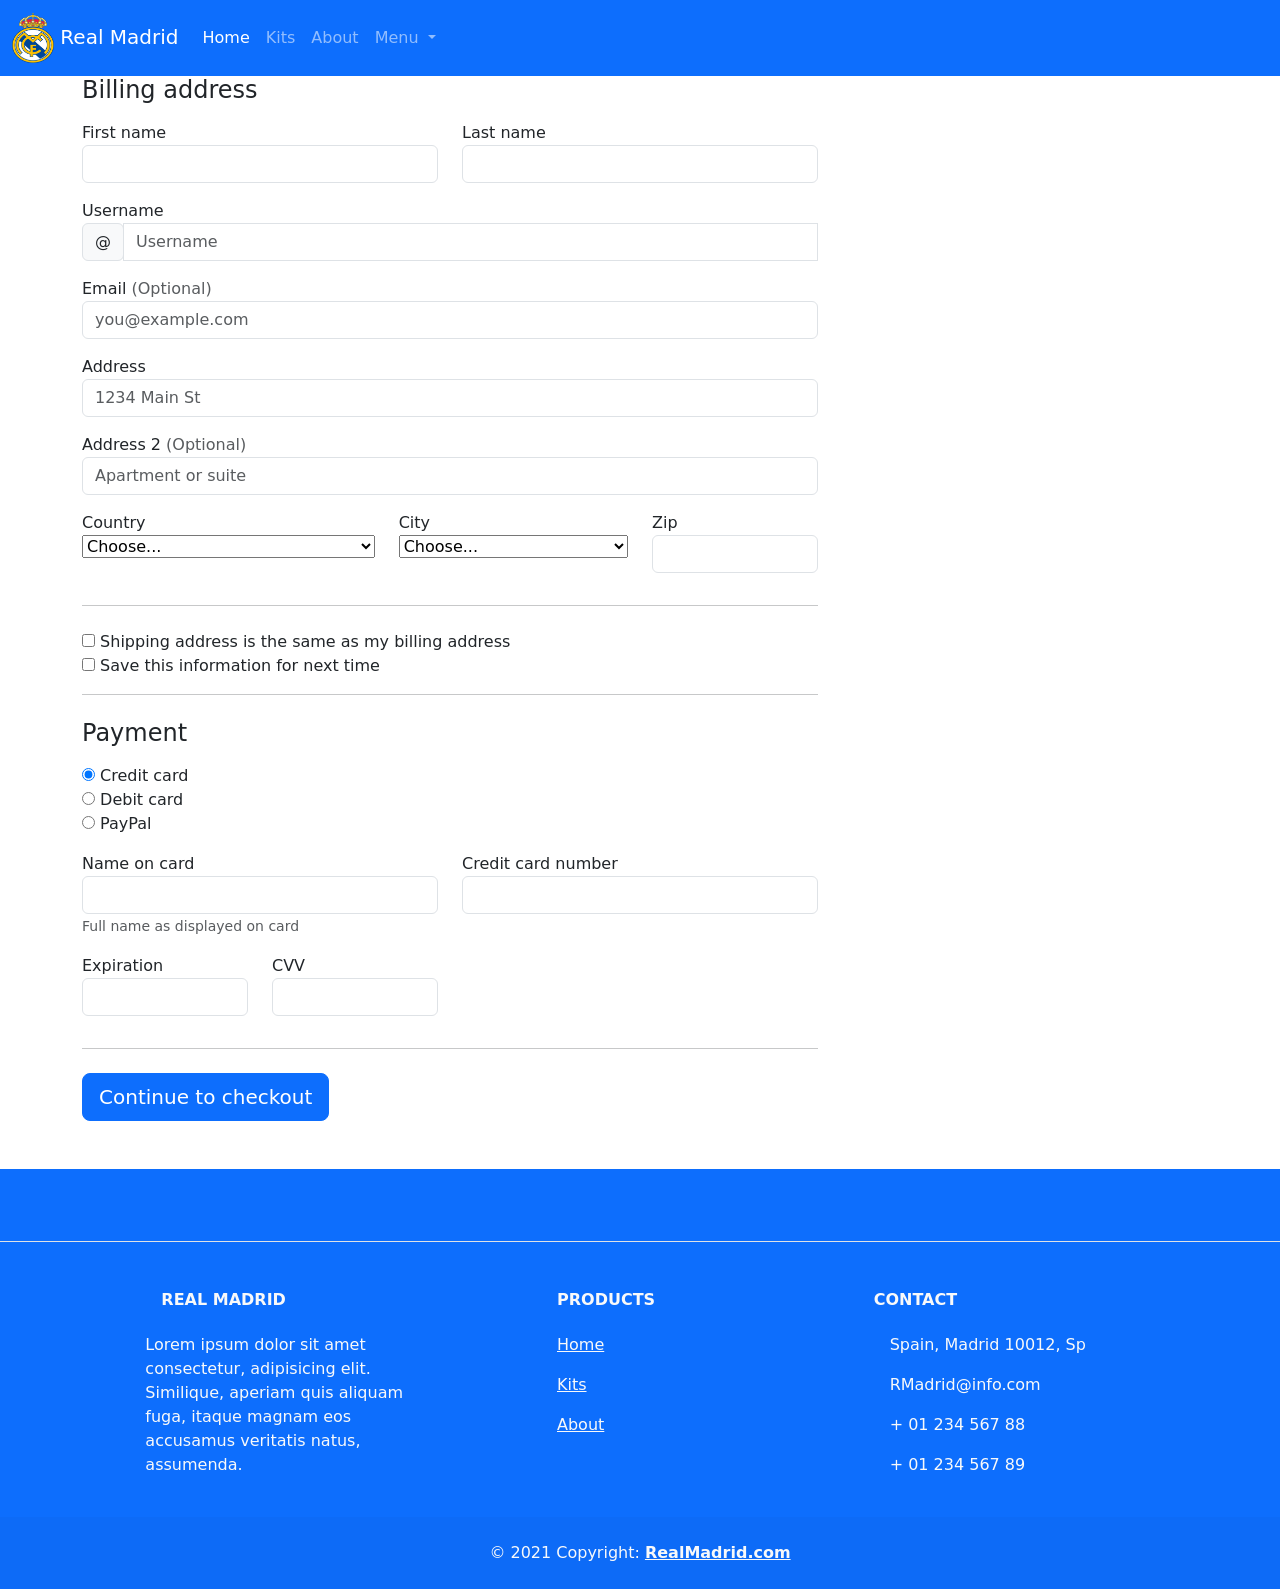
<file: RealMadrid(Bootstrap)/checkout.html>
<!DOCTYPE html>
<html lang="en">
<head>
    <meta charset="UTF-8">
    <meta http-equiv="X-UA-Compatible" content="IE=edge">
    <meta name="viewport" content="width=device-width, initial-scale=1.0">
    <title>RealMadrid</title>
    <!-- CSS only -->
    <link href="https://cdn.jsdelivr.net/npm/bootstrap@5.2.2/dist/css/bootstrap.min.css" rel="stylesheet" integrity="sha384-Zenh87qX5JnK2Jl0vWa8Ck2rdkQ2Bzep5IDxbcnCeuOxjzrPF/et3URy9Bv1WTRi" crossorigin="anonymous">

    <!-- JavaScript Bundle with Popper -->
    <script src="https://cdn.jsdelivr.net/npm/bootstrap@5.2.2/dist/js/bootstrap.bundle.min.js" integrity="sha384-OERcA2EqjJCMA+/3y+gxIOqMEjwtxJY7qPCqsdltbNJuaOe923+mo//f6V8Qbsw3" crossorigin="anonymous"></script>
</head>
<body>

    <nav class="navbar navbar-expand-lg navbar-dark bg-primary">
        <div class="container-fluid">
            <a class="navbar-brand" href="./index.html">
                <img src="./img/RealLogo.png" alt="Logo" width="42" height="50" class="d-inline-block align-text-center">
                Real Madrid
              </a>
          <button class="navbar-toggler" type="button" data-bs-toggle="collapse" data-bs-target="#navbarNavDropdown" aria-controls="navbarNavDropdown" aria-expanded="false" aria-label="Toggle navigation">
            <span class="navbar-toggler-icon"></span>
          </button>
          <div class="collapse navbar-collapse" id="navbarNavDropdown">
            <ul class="navbar-nav">
              <li class="nav-item">
                <a class="nav-link active" aria-current="page" href="#">Home</a>
              </li>
              <li class="nav-item">
                <a class="nav-link" href="./kits.html">Kits</a>
              </li>
              <li class="nav-item">
                <a class="nav-link" href="#">About</a>
              </li>
              <li class="nav-item dropdown">
                <a class="nav-link dropdown-toggle" href="#" role="button" data-bs-toggle="dropdown" aria-expanded="false">
                  Menu
                </a>
                <ul class="dropdown-menu">
                  <li><a class="dropdown-item" href="#">Action</a></li>
                  <li><a class="dropdown-item" href="#">Another action</a></li>
                  <li><a class="dropdown-item" href="#">Something else here</a></li>
                </ul>
              </li>
            </ul>
          </div>
        </div>
      </nav>


<div class="container">  
    <div class="row">
      <div class="col-md-8 order-md-1">
        <h4 class="mb-3">Billing address</h4>
        <form class="needs-validation" novalidate>
          <div class="row">
            <div class="col-md-6 mb-3">
              <label for="firstName">First name</label>
              <input type="text" class="form-control" id="firstName" placeholder="" value="" required>
              <div class="invalid-feedback">
                Valid first name is required.
              </div>
            </div>
            <div class="col-md-6 mb-3">
              <label for="lastName">Last name</label>
              <input type="text" class="form-control" id="lastName" placeholder="" value="" required>
              <div class="invalid-feedback">
                Valid last name is required.
              </div>
            </div>
          </div>
  
          <div class="mb-3">
            <label for="username">Username</label>
            <div class="input-group">
              <div class="input-group-prepend">
                <span class="input-group-text">@</span>
              </div>
              <input type="text" class="form-control" id="username" placeholder="Username" required>
              <div class="invalid-feedback" style="width: 100%;">
                Your username is required.
              </div>
            </div>
          </div>
  
          <div class="mb-3">
            <label for="email">Email <span class="text-muted">(Optional)</span></label>
            <input type="email" class="form-control" id="email" placeholder="you@example.com">
            <div class="invalid-feedback">
              Please enter a valid email address for shipping updates.
            </div>
          </div>
  
          <div class="mb-3">
            <label for="address">Address</label>
            <input type="text" class="form-control" id="address" placeholder="1234 Main St" required>
            <div class="invalid-feedback">
              Please enter your shipping address.
            </div>
          </div>
  
          <div class="mb-3">
            <label for="address2">Address 2 <span class="text-muted">(Optional)</span></label>
            <input type="text" class="form-control" id="address2" placeholder="Apartment or suite">
          </div>
  
          <div class="row">
            <div class="col-md-5 mb-3">
              <label for="country">Country</label>
              <select class="custom-select d-block w-100" id="country" required>
                <option value="">Choose...</option>
                <option>Kosovo</option>
                <option>Albania</option>

              </select>
              <div class="invalid-feedback">
                Please select a valid country.
              </div>
            </div>
            <div class="col-md-4 mb-3">
              <label for="state">City</label>
              <select class="custom-select d-block w-100" id="state" required>
                <option value="">Choose...</option>
                <option>Prishtina</option>
                <option>Prizren</option>
                <option>Suhareka</option>

              </select>
              <div class="invalid-feedback">
                Please provide a valid state.
              </div>
            </div>
            <div class="col-md-3 mb-3">
              <label for="zip">Zip</label>
              <input type="text" class="form-control" id="zip" placeholder="" required>
              <div class="invalid-feedback">
                Zip code required.
              </div>
            </div>
          </div>
          <hr class="mb-4">
          <div class="custom-control custom-checkbox">
            <input type="checkbox" class="custom-control-input" id="same-address">
            <label class="custom-control-label" for="same-address">Shipping address is the same as my billing address</label>
          </div>
          <div class="custom-control custom-checkbox">
            <input type="checkbox" class="custom-control-input" id="save-info">
            <label class="custom-control-label" for="save-info">Save this information for next time</label>
          </div>
          <hr class="mb-4">
  
          <h4 class="mb-3">Payment</h4>
  
          <div class="d-block my-3">
            <div class="custom-control custom-radio">
              <input id="credit" name="paymentMethod" type="radio" class="custom-control-input" checked required>
              <label class="custom-control-label" for="credit">Credit card</label>
            </div>
            <div class="custom-control custom-radio">
              <input id="debit" name="paymentMethod" type="radio" class="custom-control-input" required>
              <label class="custom-control-label" for="debit">Debit card</label>
            </div>
            <div class="custom-control custom-radio">
              <input id="paypal" name="paymentMethod" type="radio" class="custom-control-input" required>
              <label class="custom-control-label" for="paypal">PayPal</label>
            </div>
          </div>
          <div class="row">
            <div class="col-md-6 mb-3">
              <label for="cc-name">Name on card</label>
              <input type="text" class="form-control" id="cc-name" placeholder="" required>
              <small class="text-muted">Full name as displayed on card</small>
              <div class="invalid-feedback">
                Name on card is required
              </div>
            </div>
            <div class="col-md-6 mb-3">
              <label for="cc-number">Credit card number</label>
              <input type="text" class="form-control" id="cc-number" placeholder="" required>
              <div class="invalid-feedback">
                Credit card number is required
              </div>
            </div>
          </div>
          <div class="row">
            <div class="col-md-3 mb-3">
              <label for="cc-expiration">Expiration</label>
              <input type="text" class="form-control" id="cc-expiration" placeholder="" required>
              <div class="invalid-feedback">
                Expiration date required
              </div>
            </div>
            <div class="col-md-3 mb-3">
              <label for="cc-cvv">CVV</label>
              <input type="text" class="form-control" id="cc-cvv" placeholder="" required>
              <div class="invalid-feedback">
                Security code required
              </div>
            </div>
          </div>
          <hr class="mb-4">
          <button class="btn btn-primary btn-lg btn-block" type="submit">Continue to checkout</button>
        </form>
      </div>
    </div>

    </div>

    <br><br>
    
    
    <footer class="text-center text-lg-start bg-primary text-light">
        <!-- Section: Social media -->
        <section class="d-flex justify-content-center justify-content-lg-between p-4 border-bottom">
      
          <!-- Right -->
          <div>
            <a href="" class="me-4 link-secondary">
              <i class="fab fa-facebook-f"></i>
            </a>
            <a href="" class="me-4 link-secondary">
              <i class="fab fa-twitter"></i>
            </a>
            <a href="" class="me-4 link-secondary">
              <i class="fab fa-google"></i>
            </a>
            <a href="" class="me-4 link-secondary">
              <i class="fab fa-instagram"></i>
            </a>
            <a href="" class="me-4 link-secondary">
              <i class="fab fa-linkedin"></i>
            </a>
            <a href="" class="me-4 link-secondary">
              <i class="fab fa-github"></i>
            </a>
          </div>
          <!-- Right -->
        </section>
        <!-- Section: Social media -->
      
        <!-- Section: Links  -->
        <section class="">
          <div class="container text-center text-md-start mt-5">
            <!-- Grid row -->
            <div class="row mt-3">
              <!-- Grid column -->
              <div class="col-md-3 col-lg-4 col-xl-3 mx-auto mb-4">
                <!-- Content -->
                <h6 class="text-uppercase fw-bold mb-4">
                  <i class="fas fa-gem me-3 text-secondary"></i>Real Madrid
                </h6>
                <p>
                  Lorem ipsum dolor sit amet consectetur, adipisicing elit. Similique, aperiam quis aliquam fuga, itaque magnam eos accusamus veritatis natus, assumenda.
              </div>
              <!-- Grid column -->
      
              <!-- Grid column -->
              <div class="col-md-2 col-lg-2 col-xl-2 mx-auto mb-4 ">
                <!-- Links -->
                <h6 class="text-uppercase fw-bold mb-4">
                  Products
                </h6>
                <p>
                  <a href="#!" class="text-reset">Home</a>
                </p>
                <p>
                  <a href="#!" class="text-reset">Kits</a>
                </p>
                <p>
                  <a href="#!" class="text-reset">About</a>
                </p>
              </div>
    
      
              <!-- Grid column -->
              <div class="col-md-4 col-lg-3 col-xl-3 mx-auto mb-md-0 mb-4">
                <!-- Links -->
                <h6 class="text-uppercase fw-bold mb-4">Contact</h6>
                <p><i class="fas fa-home me-3 text-secondary"></i> Spain, Madrid 10012, Sp</p>
                <p>
                  <i class="fas fa-envelope me-3 text-secondary"></i>
                  RMadrid@info.com
                </p>
                <p><i class="fas fa-phone me-3 text-secondary"></i> + 01 234 567 88</p>
                <p><i class="fas fa-print me-3 text-secondary"></i> + 01 234 567 89</p>
              </div>
              <!-- Grid column -->
            </div>
            <!-- Grid row -->
          </div>
        </section>
        <!-- Section: Links  -->
      
    
        <div class="text-center p-4" style="background-color: rgba(0, 0, 0, 0.025);">
          © 2021 Copyright:
          <a class="text-reset fw-bold" href="https://mdbootstrap.com/">RealMadrid.com</a>
        </div>
    
      </footer>
</body>
</html>
</file>
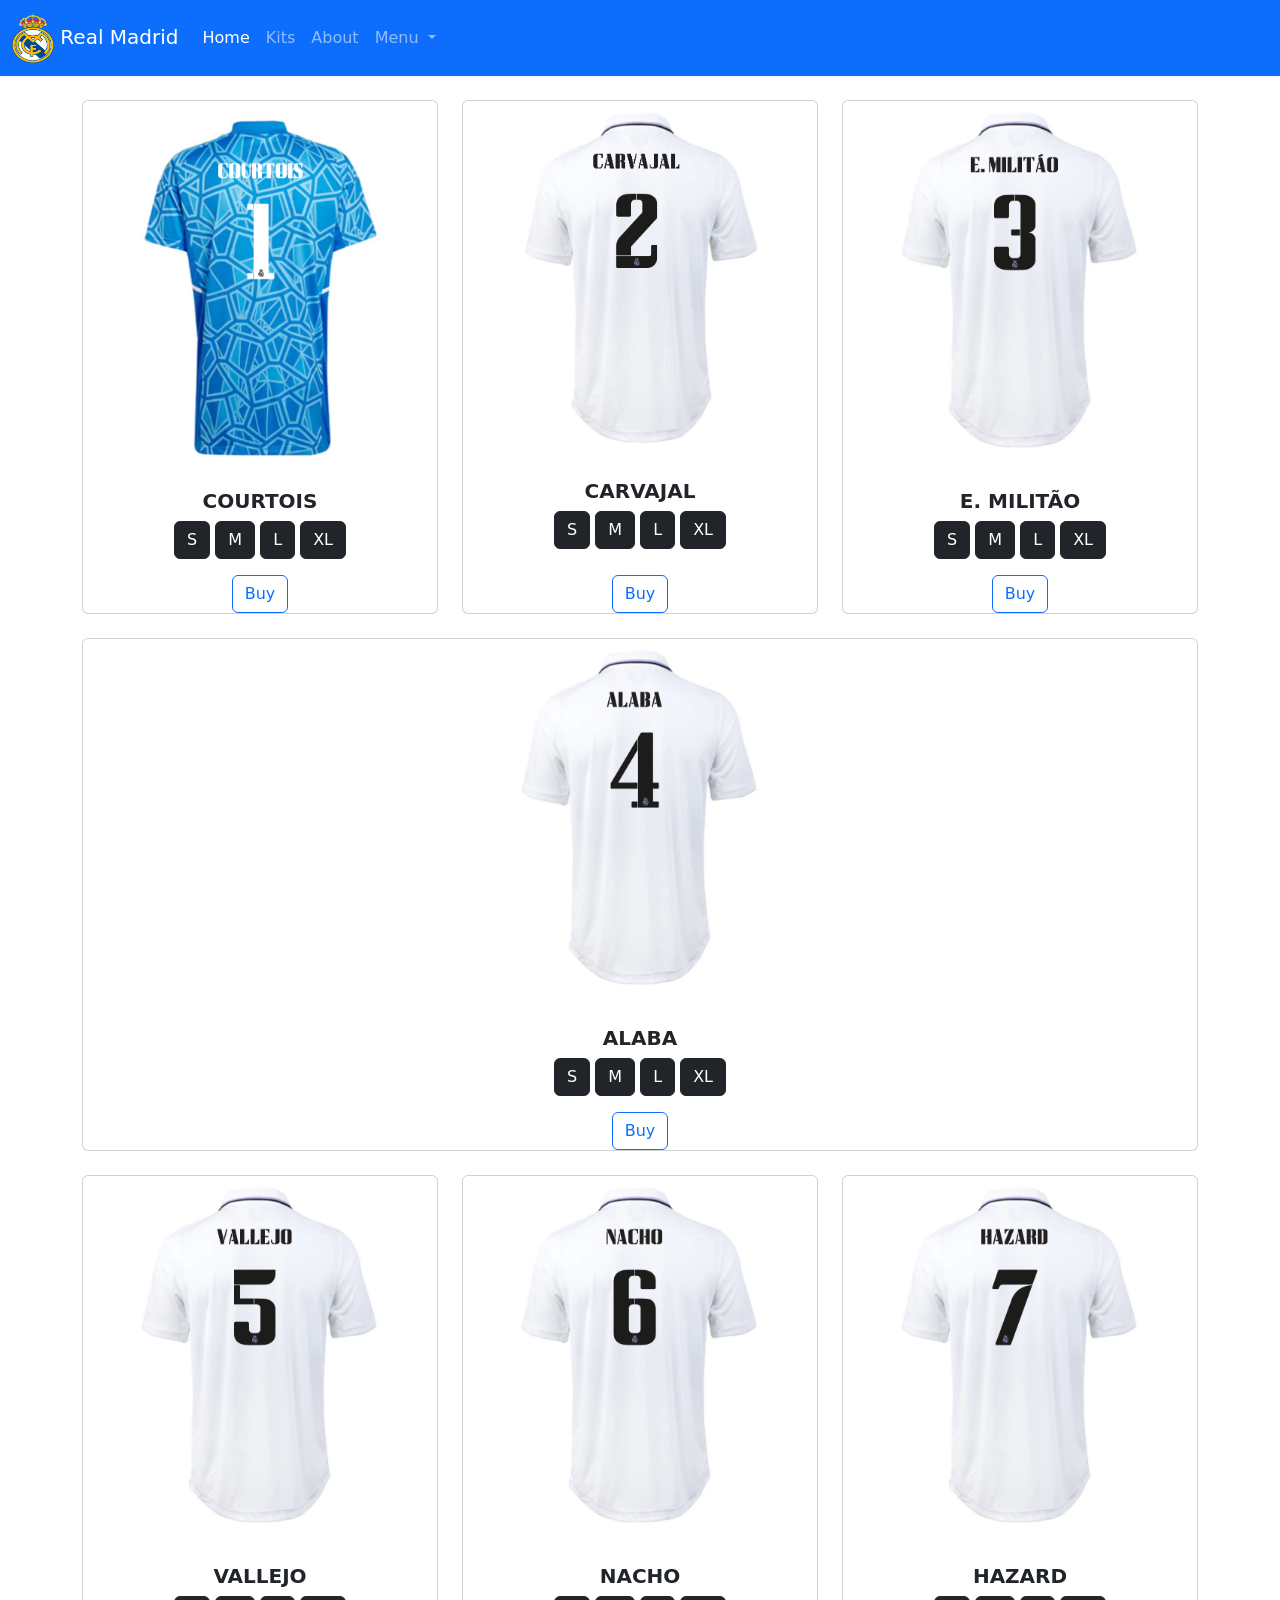
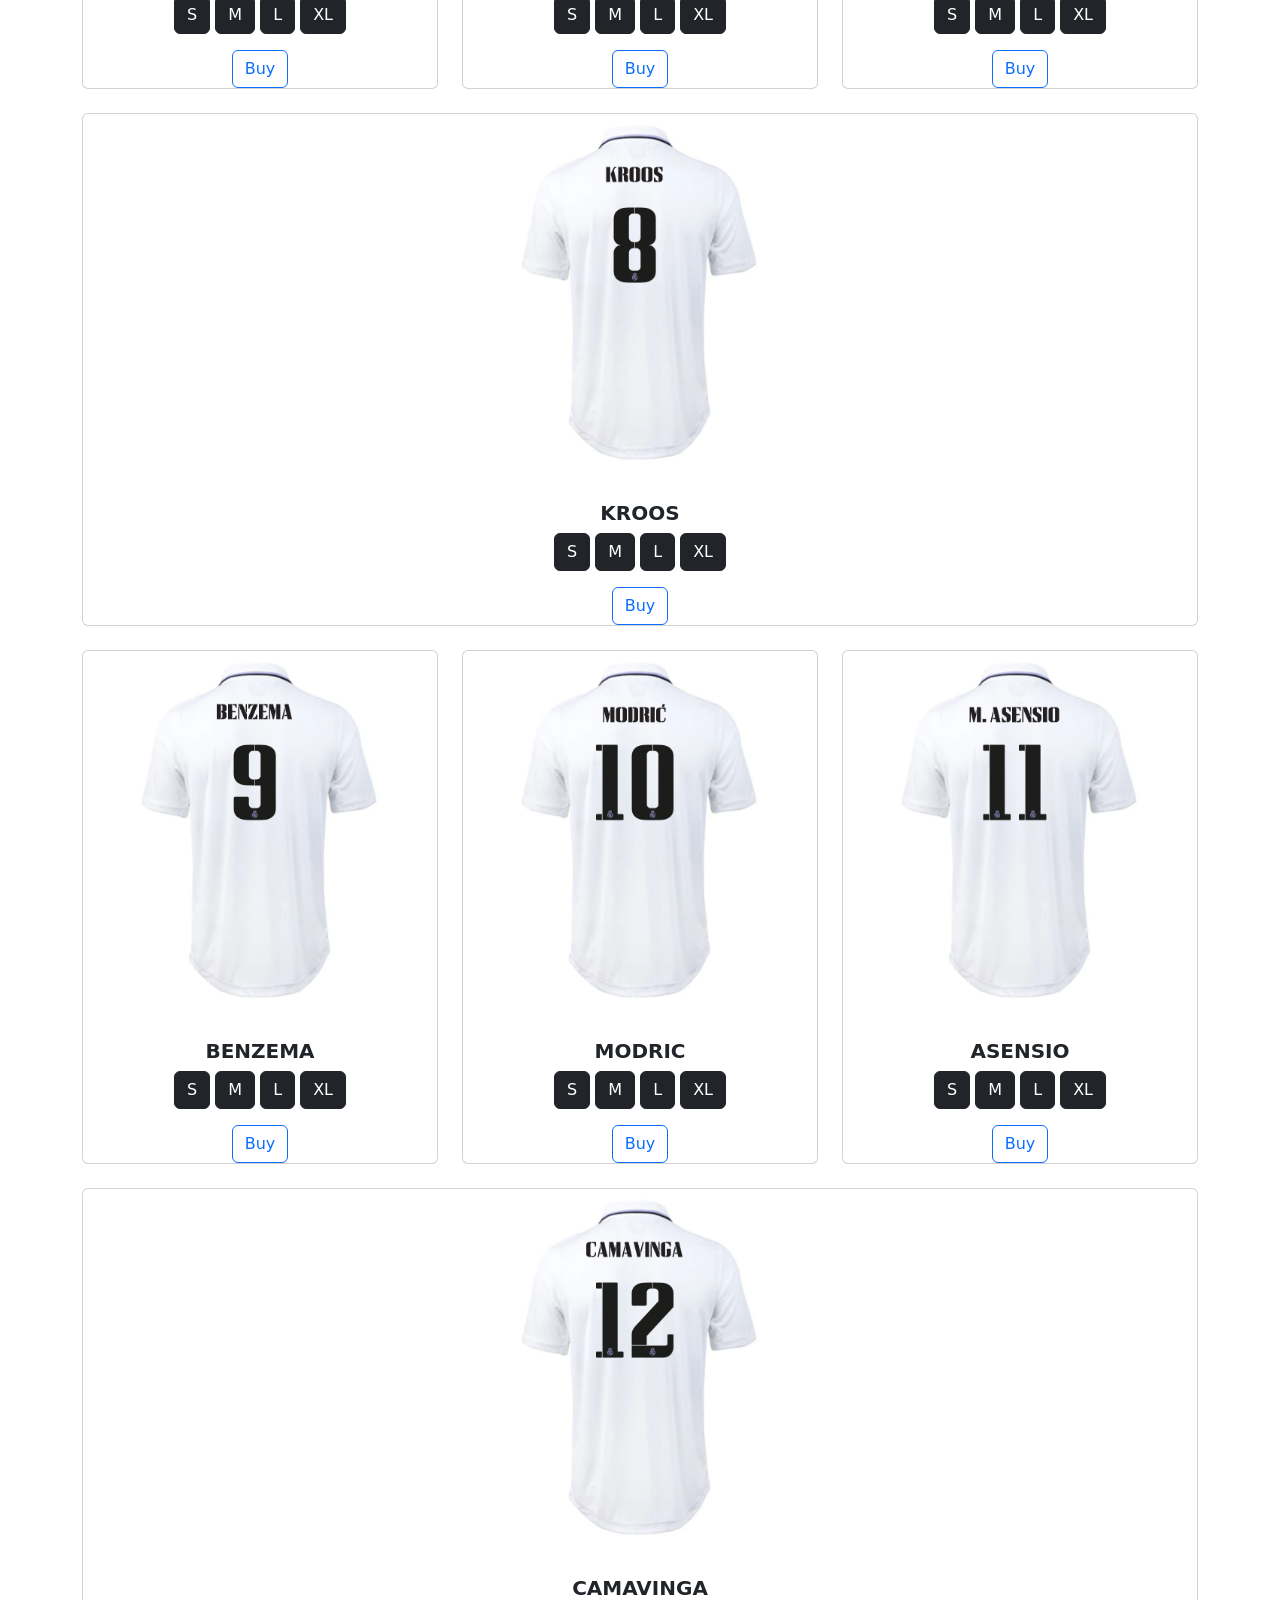
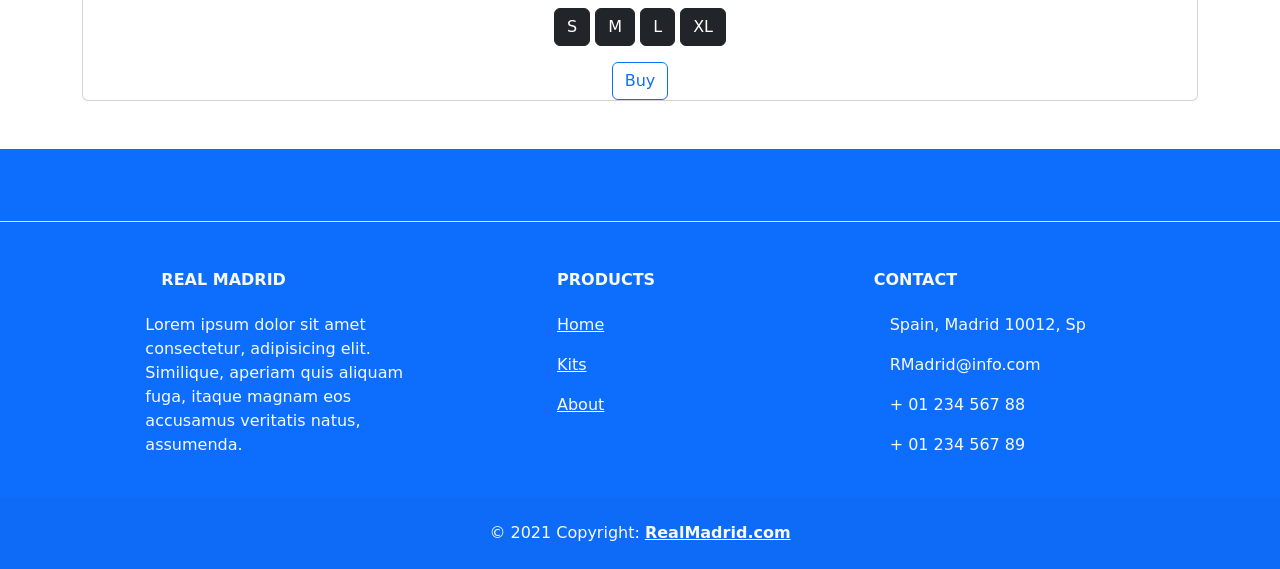
<file: RealMadrid(Bootstrap)/kits.html>
<!DOCTYPE html>
<html lang="en">
<head>
    <meta charset="UTF-8">
    <meta http-equiv="X-UA-Compatible" content="IE=edge">
    <meta name="viewport" content="width=device-width, initial-scale=1.0">
    <title>RealMadrid</title>
    <!-- CSS only -->
    <link href="https://cdn.jsdelivr.net/npm/bootstrap@5.2.2/dist/css/bootstrap.min.css" rel="stylesheet" integrity="sha384-Zenh87qX5JnK2Jl0vWa8Ck2rdkQ2Bzep5IDxbcnCeuOxjzrPF/et3URy9Bv1WTRi" crossorigin="anonymous">

    <!-- JavaScript Bundle with Popper -->
    <script src="https://cdn.jsdelivr.net/npm/bootstrap@5.2.2/dist/js/bootstrap.bundle.min.js" integrity="sha384-OERcA2EqjJCMA+/3y+gxIOqMEjwtxJY7qPCqsdltbNJuaOe923+mo//f6V8Qbsw3" crossorigin="anonymous"></script>

    <style>
    .card{
    height: 100%; 
    }

    .card img{
        width: 270px;
       
    }
    </style>

</head>
<body>


   
    <nav class="navbar navbar-expand-lg navbar-dark bg-primary">
        <div class="container-fluid">
            <a class="navbar-brand" href="./index.html">
                <img src="./img/RealLogo.png" alt="Logo" width="42" height="50" class="d-inline-block align-text-center">
                Real Madrid
              </a>
          <button class="navbar-toggler" type="button" data-bs-toggle="collapse" data-bs-target="#navbarNavDropdown" aria-controls="navbarNavDropdown" aria-expanded="false" aria-label="Toggle navigation">
            <span class="navbar-toggler-icon"></span>
          </button>
          <div class="collapse navbar-collapse" id="navbarNavDropdown">
            <ul class="navbar-nav">
              <li class="nav-item">
                <a class="nav-link active" aria-current="page" href="./index.html">Home</a>
              </li>
              <li class="nav-item">
                <a class="nav-link" href="#">Kits</a>
              </li>
              <li class="nav-item">
                <a class="nav-link" href="#">About</a>
              </li>
              <li class="nav-item dropdown">
                <a class="nav-link dropdown-toggle" href="#" role="button" data-bs-toggle="dropdown" aria-expanded="false">
                  Menu
                </a>
                <ul class="dropdown-menu">
                  <li><a class="dropdown-item" href="#">Action</a></li>
                  <li><a class="dropdown-item" href="#">Another action</a></li>
                  <li><a class="dropdown-item" href="#">Something else here</a></li>
                </ul>
              </li>
            </ul>
          </div>
        </div>
      </nav>


      <div></div>


    </div>

    <br>

    
    <div class="container">
        <div class="row gy-4">
            <div class="col-sm">
                <div class="card h-100 ">
                    <img src="./Kits/Courtois1.png" class="card-img-top mx-auto" alt="...">
                    <div class="card-body">
                        <h5 class="card-title fw-bold text-center" >COURTOIS</h5>
                        <div class="text-center">
                            <button type="button" class="btn btn-dark">S</button>
                            <button type="button" class="btn btn-dark">M</button>
                            <button type="button" class="btn btn-dark">L</button>
                            <button type="button" class="btn btn-dark">XL</button>
                        </div>
                    </div>
                    <a href="./checkout.html" class="text-center"><button type="button" class="btn btn-outline-primary">Buy</button></a>
                   
                </div>
            </div>
            <div class="col-sm">
                <div class="card h-100 ">
                    <img src="./Kits/Carvajal2.png" class="card-img-top mx-auto" alt="...">
                    <div class="card-body">
                        <h5 class="card-title fw-bold text-center">CARVAJAL</h5>
                        <div class="text-center">
                            <button type="button" class="btn btn-dark">S</button>
                            <button type="button" class="btn btn-dark">M</button>
                            <button type="button" class="btn btn-dark">L</button>
                            <button type="button" class="btn btn-dark">XL</button>
                        </div>
                    </div>
                    <a href="./checkout.html" class="text-center"><button type="button" class="btn btn-outline-primary">Buy</button></a>

                   
                </div>
            </div>

             <div class="col-sm">
                <div class="card h-100 ">
                    <img src="./Kits/Militao3.png" class="card-img-top mx-auto" alt="...">
                    <div class="card-body">
                        <h5 class="card-title fw-bold text-center">E. MILITÃO</h5>
                        <div class="text-center">
                            <button type="button" class="btn btn-dark">S</button>
                            <button type="button" class="btn btn-dark">M</button>
                            <button type="button" class="btn btn-dark">L</button>
                            <button type="button" class="btn btn-dark">XL</button>
                        </div>
                    </div>
                    <a href="./checkout.html" class="text-center"><button type="button" class="btn btn-outline-primary">Buy</button></a>

                   
                </div>
            </div>

            <div class="col-sm">
                <div class="card h-100 ">
                    <img src="./Kits/Alaba4.png" class="card-img-top mx-auto" alt="...">
                    <div class="card-body">
                        <h5 class="card-title fw-bold text-center" >ALABA</h5>
                        <div class="text-center">
                            <button type="button" class="btn btn-dark">S</button>
                            <button type="button" class="btn btn-dark">M</button>
                            <button type="button" class="btn btn-dark">L</button>
                            <button type="button" class="btn btn-dark">XL</button>
                        </div>
                    </div>
                    <a href="./checkout.html" class="text-center"><button type="button" class="btn btn-outline-primary">Buy</button></a>

                   
                </div>
            </div>
        </div>
    </div>
    
    <br>

    <div class="container">
        <div class="row gy-4">
            <div class="col-sm">
                <div class="card h-100 ">
                    <img src="./Kits/Vallejo5.png" class="card-img-top mx-auto" alt="...">
                    <div class="card-body">
                        <h5 class="card-title fw-bold text-center" >VALLEJO</h5>
                        <div class="text-center">
                            <button type="button" class="btn btn-dark">S</button>
                            <button type="button" class="btn btn-dark">M</button>
                            <button type="button" class="btn btn-dark">L</button>
                            <button type="button" class="btn btn-dark">XL</button>
                        </div>
                    </div>
                    <a href="./checkout.html" class="text-center"><button type="button" class="btn btn-outline-primary">Buy</button></a>

                   
                </div>
            </div>
            <div class="col-sm">
                <div class="card h-100 ">
                    <img src="./Kits/Nacho6.png" class="card-img-top mx-auto" alt="...">
                    <div class="card-body">
                        <h5 class="card-title fw-bold text-center" >NACHO</h5>
                        <div class="text-center">
                            <button type="button" class="btn btn-dark">S</button>
                            <button type="button" class="btn btn-dark">M</button>
                            <button type="button" class="btn btn-dark">L</button>
                            <button type="button" class="btn btn-dark">XL</button>
                        </div>
                    </div>
                    <a href="./checkout.html" class="text-center"><button type="button" class="btn btn-outline-primary">Buy</button></a>

                   
                </div>
            </div>

             <div class="col-sm">
                <div class="card h-100 ">
                    <img src="./Kits/Hazard7.png" class="card-img-top mx-auto" alt="...">
                    <div class="card-body">
                        <h5 class="card-title fw-bold text-center" >HAZARD</h5>
                        <div class="text-center">
                            <button type="button" class="btn btn-dark">S</button>
                            <button type="button" class="btn btn-dark">M</button>
                            <button type="button" class="btn btn-dark">L</button>
                            <button type="button" class="btn btn-dark">XL</button>
                        </div>
                    </div>
                    <a href="./checkout.html" class="text-center"><button type="button" class="btn btn-outline-primary">Buy</button></a>

                   
                </div>
            </div>

            <div class="col-sm">
                <div class="card h-100 ">
                    <img src="./Kits/Kroos8.png" class="card-img-top mx-auto" alt="...">
                    <div class="card-body">
                        <h5 class="card-title fw-bold text-center" >KROOS</h5>
                        <div class="text-center">
                            <button type="button" class="btn btn-dark">S</button>
                            <button type="button" class="btn btn-dark">M</button>
                            <button type="button" class="btn btn-dark">L</button>
                            <button type="button" class="btn btn-dark">XL</button>
                        </div>
                    </div>
                    <a href="./checkout.html" class="text-center"><button type="button" class="btn btn-outline-primary">Buy</button></a>

                   
                </div>
            </div>
        </div>
    </div>


    <br>

    <div class="container">
        <div class="row gy-4">
            <div class="col-sm">
                <div class="card h-100 ">
                    <img src="./Kits/Benzema9.png" class="card-img-top mx-auto" alt="...">
                    <div class="card-body">
                        <h5 class="card-title fw-bold text-center" >BENZEMA</h5>
                        <div class="text-center">
                            <button type="button" class="btn btn-dark">S</button>
                            <button type="button" class="btn btn-dark">M</button>
                            <button type="button" class="btn btn-dark">L</button>
                            <button type="button" class="btn btn-dark">XL</button>
                        </div>
                    </div>
                    <a href="./checkout.html" class="text-center"><button type="button" class="btn btn-outline-primary">Buy</button></a>

                   
                </div>
            </div>
            <div class="col-sm">
                <div class="card h-100 ">
                    <img src="./Kits/Modric10.png" class="card-img-top mx-auto" alt="...">
                    <div class="card-body">
                        <h5 class="card-title fw-bold text-center" >MODRIC</h5>
                        <div class="text-center">
                            <button type="button" class="btn btn-dark">S</button>
                            <button type="button" class="btn btn-dark">M</button>
                            <button type="button" class="btn btn-dark">L</button>
                            <button type="button" class="btn btn-dark">XL</button>
                        </div>
                    </div>
                    <a href="./checkout.html" class="text-center"><button type="button" class="btn btn-outline-primary">Buy</button></a>

                   
                </div>
            </div>

             <div class="col-sm">
                <div class="card h-100 ">
                    <img src="./Kits/Asensio11.png" class="card-img-top mx-auto" alt="...">
                    <div class="card-body">
                        <h5 class="card-title fw-bold text-center" >ASENSIO</h5>
                        <div class="text-center">
                            <button type="button" class="btn btn-dark">S</button>
                            <button type="button" class="btn btn-dark">M</button>
                            <button type="button" class="btn btn-dark">L</button>
                            <button type="button" class="btn btn-dark">XL</button>
                        </div>
                    </div>
                    <a href="./checkout.html" class="text-center"><button type="button" class="btn btn-outline-primary">Buy</button></a>

                   
                </div>
            </div>

            <div class="col-sm">
                <div class="card h-100 ">
                    <img src="./Kits/Camavinga12.png" class="card-img-top mx-auto" alt="...">
                    <div class="card-body">
                        <h5 class="card-title fw-bold text-center" >CAMAVINGA</h5>
                        <div class="text-center">
                            <button type="button" class="btn btn-dark">S</button>
                            <button type="button" class="btn btn-dark">M</button>
                            <button type="button" class="btn btn-dark">L</button>
                            <button type="button" class="btn btn-dark">XL</button>
                        </div>
                    </div>
                    <a href="./checkout.html" class="text-center"><button type="button" class="btn btn-outline-primary">Buy</button></a>

                   
                </div>
            </div>
        </div>
    </div>






      <br><br>

        <!-- Footer -->
<footer class="text-center text-lg-start bg-primary text-light">
    <!-- Section: Social media -->
    <section class="d-flex justify-content-center justify-content-lg-between p-4 border-bottom">
  
      <!-- Right -->
      <div>
        <a href="" class="me-4 link-secondary">
          <i class="fab fa-facebook-f"></i>
        </a>
        <a href="" class="me-4 link-secondary">
          <i class="fab fa-twitter"></i>
        </a>
        <a href="" class="me-4 link-secondary">
          <i class="fab fa-google"></i>
        </a>
        <a href="" class="me-4 link-secondary">
          <i class="fab fa-instagram"></i>
        </a>
        <a href="" class="me-4 link-secondary">
          <i class="fab fa-linkedin"></i>
        </a>
        <a href="" class="me-4 link-secondary">
          <i class="fab fa-github"></i>
        </a>
      </div>
      <!-- Right -->
    </section>
    <!-- Section: Social media -->
  
    <!-- Section: Links  -->
    <section class="">
      <div class="container text-center text-md-start mt-5">
        <!-- Grid row -->
        <div class="row mt-3">
          <!-- Grid column -->
          <div class="col-md-3 col-lg-4 col-xl-3 mx-auto mb-4">
            <!-- Content -->
            <h6 class="text-uppercase fw-bold mb-4">
              <i class="fas fa-gem me-3 text-secondary"></i>Real Madrid
            </h6>
            <p>
              Lorem ipsum dolor sit amet consectetur, adipisicing elit. Similique, aperiam quis aliquam fuga, itaque magnam eos accusamus veritatis natus, assumenda.
          </div>
          <!-- Grid column -->
  
          <!-- Grid column -->
          <div class="col-md-2 col-lg-2 col-xl-2 mx-auto mb-4 ">
            <!-- Links -->
            <h6 class="text-uppercase fw-bold mb-4">
              Products
            </h6>
            <p>
              <a href="#!" class="text-reset">Home</a>
            </p>
            <p>
              <a href="#!" class="text-reset">Kits</a>
            </p>
            <p>
              <a href="#!" class="text-reset">About</a>
            </p>
          </div>

  
          <!-- Grid column -->
          <div class="col-md-4 col-lg-3 col-xl-3 mx-auto mb-md-0 mb-4">
            <!-- Links -->
            <h6 class="text-uppercase fw-bold mb-4">Contact</h6>
            <p><i class="fas fa-home me-3 text-secondary"></i> Spain, Madrid 10012, Sp</p>
            <p>
              <i class="fas fa-envelope me-3 text-secondary"></i>
              RMadrid@info.com
            </p>
            <p><i class="fas fa-phone me-3 text-secondary"></i> + 01 234 567 88</p>
            <p><i class="fas fa-print me-3 text-secondary"></i> + 01 234 567 89</p>
          </div>
          <!-- Grid column -->
        </div>
        <!-- Grid row -->
      </div>
    </section>
    <!-- Section: Links  -->
  

    <div class="text-center p-4" style="background-color: rgba(0, 0, 0, 0.025);">
      © 2021 Copyright:
      <a class="text-reset fw-bold" href="https://mdbootstrap.com/">RealMadrid.com</a>
    </div>

  </footer>
  <!-- Footer -->
</file>
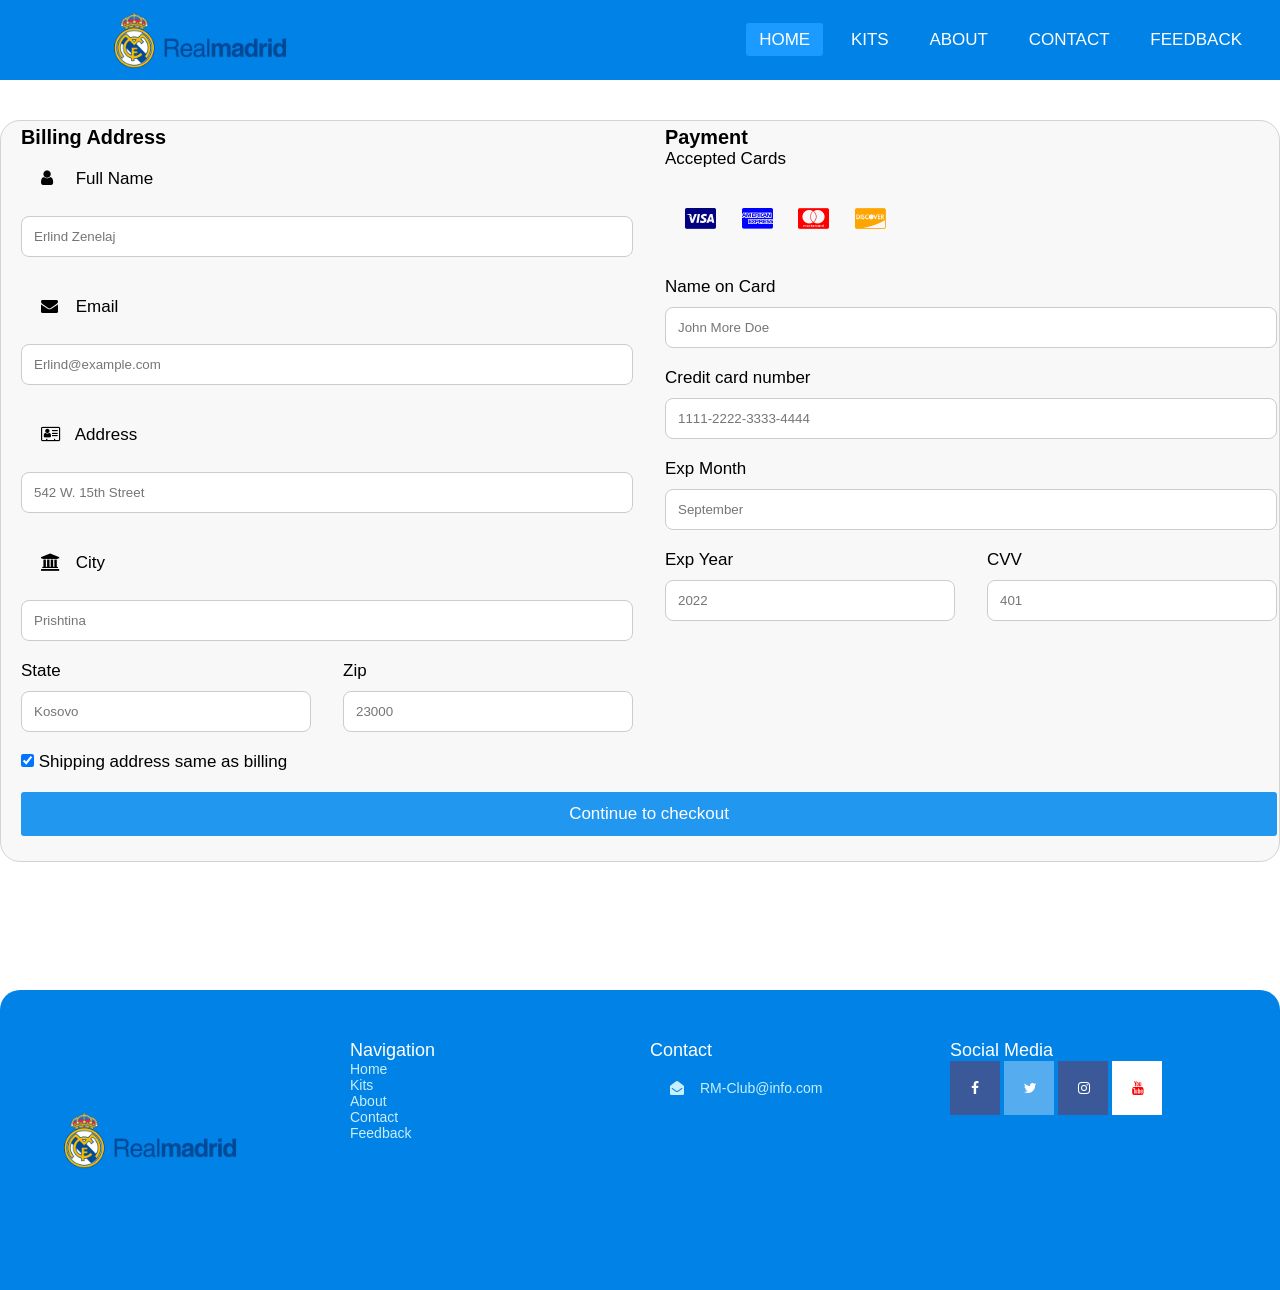
<file: RealMadrid/Checkout.html>
<!DOCTYPE html>
<html lang="en">
<head>
    <meta charset="UTF-8">
    <meta http-equiv="X-UA-Compatible" content="IE=edge">
    <meta name="viewport" content="width=device-width, initial-scale=1.0">
    <title>Real Madrid FC</title>
    <link rel="stylesheet" href="style.css">
    <link rel="stylesheet" href="styleCheckout.css">
    <link rel="stylesheet" href="https://cdnjs.cloudflare.com/ajax/libs/font-awesome/4.7.0/css/font-awesome.min.css">
	<link rel="stylesheet" href="https://cdnjs.cloudflare.com/ajax/libs/font-awesome/5.15.3/css/all.min.css"/>
   <link rel="stylesheet" href="https://cdnjs.cloudflare.com/ajax/libs/font-awesome/4.7.0/css/font-awesome.min.css">

   
    
</head>
<body>
        
   

   <section id="nav">
	<nav>
		<input type="checkbox" id="check">
		<label for="check" class="checkbtn">
			<i class="fas fa-bars"></i>
		</label>

		<label class="logo"><img src="./img/RMLogo.png" alt="Logo"></label>

		<ul>
			<li><a class="active" href="./index.html">Home</a></li>
			<li><a href="./kits.html">Kits</a></li>
			<li><a href="#">About</a></li>
			<li><a href="#">Contact</a></li>
			<li><a href="#">Feedback</a></li>
		</ul>
	</nav>
   </section>

   <br><br>
    

   
<div class="row">
  <div class="col-75">
    <div class="container-">
      <form>
      
        <div class="row">
          <div class="col-50">
            <h3>Billing Address</h3>
            <label for="fname"><i class="fa fa-user"></i> Full Name</label>
            <input type="text" id="fname" name="firstname" placeholder="Erlind Zenelaj">
            <label for="email"><i class="fa fa-envelope"></i> Email</label>
            <input type="text" id="email" name="email" placeholder="Erlind@example.com">
            <label for="adr"><i class="fa fa-address-card-o"></i> Address</label>
            <input type="text" id="adr" name="address" placeholder="542 W. 15th Street">
            <label for="city"><i class="fa fa-institution"></i> City</label>
            <input type="text" id="city" name="city" placeholder="Prishtina">

            <div class="row">
              <div class="col-50">
                <label for="state">State</label>
                <input type="text" id="state" name="state" placeholder="Kosovo">
              </div>
              <div class="col-50">
                <label for="zip">Zip</label>
                <input type="text" id="zip" name="zip" placeholder="23000">
              </div>
            </div>
          </div>

          <div class="col-50">
            <h3>Payment</h3>
            <label for="fname">Accepted Cards</label>
            <div class="icon-container">
              <i class="fa fa-cc-visa" style="color:navy;"></i>
              <i class="fa fa-cc-amex" style="color:blue;"></i>
              <i class="fa fa-cc-mastercard" style="color:red;"></i>
              <i class="fa fa-cc-discover" style="color:orange;"></i>
            </div>
            <label for="cname">Name on Card</label>
            <input type="text" id="cname" name="cardname" placeholder="John More Doe">
            <label for="ccnum">Credit card  number</label>
            <input type="text" id="ccnum" name="cardnumber" placeholder="1111-2222-3333-4444">
            <label for="expmonth">Exp Month</label>
            <input type="text" id="expmonth" name="expmonth" placeholder="September">
            <div class="row">
              <div class="col-50">
                <label for="expyear">Exp Year</label>
                <input type="text" id="expyear" name="expyear" placeholder="2022">
              </div>
              <div class="col-50">
                <label for="cvv">CVV</label>
                <input type="text" id="cvv" name="cvv" placeholder="401">
              </div>
            </div>
          </div>
          
        </div>
        <label>
          <input type="checkbox" checked="checked" name="sameadr"> Shipping address same as billing
        </label>
        <input type="submit" value="Continue to checkout" class="btn">
      </form>
    </div>
  </div>
  </div>
    


   <section id="footer">
    <footer class="footer">
      <div class="inner">
          <div class="column is-logo">
              <a href="#" class="main-logo">
                  <div class="logo">
                      <img src="./img/RMLogo.png" alt="Logo">
                  </div>
                  <!-- <div class="logo-info">
                      <div class="text"></div>
                      <span class="copyright"></span>
                  </div> -->
              </a>
          </div>
          <div class="column is-nav">
              <div class="column-title">Navigation</div>
              <ul>
                  <li><a href="">Home</a></li>
                  <li><a href="">Kits</a></li>
                  <li><a href="">About</a></li>
                  <li><a href="">Contact</a></li>
                  <li><a href="">Feedback</a></li>

                  
              </ul>
          </div>
          <div class="column is-nav">
              <div class="column-title">Contact</div>
              <ul>
                  <li><a href="#"><i class="fa fa-envelope-open"></i>RM-Club@info.com</a></li>
                  
              </ul>
                  
          </div>
          <div class="column is-nav">
              <div class="column-title">Social Media</div>
              <ul>
                  <a href="#" class="fa fa-facebook"></a>
                  <a href="#" class="fa fa-twitter"></a>
                  <a href="#" class="fa fa-instagram"></a>
                  <a href="#" class="fa fa-youtube"></a>
              </ul>
          </div>
      </div>
  </footer>
</section>


</body>
</html>
</file>
<file: Project(Bake Recipes)/style.css>
@import url('https://fonts.googleapis.com/css2?family=Abyssinica+SIL&display=swap');

*{
    font-family: 'Abyssinica SIL', serif;
    
}

body, html{
    background: linear-gradient(89deg, #00FFFB -90%, #fff 50%, #00FFFB 190%);
}

@keyframes animate{ 
    from {
        border-radius: 50%;
    }

    to{
        
        border-radius: 0%;
     
    }

}


.left, .middle, .right {display: inline-block; 
    zoom: 1; 
    vertical-align: top; 
    font-size: 14px;
    border: 1px dotted silver;
    
    
}


    
.left {width: 32%;
}

.left img {
    width: 42px;
    
}

.middle {width: 32%; 
}

.middle img {
    width: 42px;
}

.right {width: 32%; 
}

.right img {
    width: 42px;
}

h1{
    font-size: 25px;
    width: 30px;

    background: aliceblue;
    transition: width 1s;

}

h1:hover{
    color: #009dff;
    width: 200px;
}



.photos{
    margin: 25px;
    padding: 10px;

    box-shadow: 10px 6px 25px black;
    animation: animate 2s ease-in-out 0s 2 ;


}



a{
    text-decoration: none;
    border-bottom: 1px solid black;
}




h2 + dt::first-letter{
    font-size: 25px;
    border: 1px dotted blue;
}
    


h2 ~ dt ~ dd{
        color: blue;
    }

h2 ~ dt {
    color: lightsalmon;
}
</file>
<file: RealMadrid/slider.css>
header{
    height: 60px;
    width: 100%;
    position: absolute;
    top: 0;
	z-index: 2;
}

.slider{
	position: relative;
	width: 100%;
	background: #2c3e50; /* darckblue */
}
.myslide{
	height: 655px;
	display: none;
	/* overflow: hidden; */
}

.prev, .next{
	position: absolute;
	top: 50%;
	transform: translate(0, -70%);
	font-size: 50px;
	padding: 15px;
	cursor: pointer;
	color: #fff;
	transition: 0.1s;
	user-select: none;
}
.prev:hover, .next:hover{
	color: #00a7ff; /* blue */
}
.next{
	right: 0;
}
.dotsbox{
	position: absolute;
	left: 50%;
	transform: translate(-50%);
	bottom: 20px;
	cursor: pointer;
}
.dot{
	display: inline-block;
	width: 15px;
	height: 15px;
	border: 3px solid #fff;
	border-radius: 50%;
	margin: 0 5px;
	cursor: pointer;
}
/* /2 */

/* javascript */
.active, .dot:hover{
	border-color: #00a7ff; /* blue */
}
/* /javascript */

/* muslide add fade */
.fade {
  -webkit-animation-name: fade;
  -webkit-animation-duration: 1.5s;
  animation-name: fade;
  animation-duration: 1.5s;
}

@-webkit-keyframes fade {
  from {opacity: 0.8}
  to {opacity: 1}
}

@keyframes fade {
  from {opacity: 0.8}
  to {opacity: 1}
}
/* /muslide add fade */

/* 3 */
.txt{
	position: absolute;
	color: #fff;
	letter-spacing: 2px;
	line-height: 35px;
	top: 40%;
	left: 15%;
	-webkit-animation-name: posi;
  	-webkit-animation-duration: 2s;
  	animation-name: posi;
  	animation-duration: 2s;
	z-index: 1;
}

@-webkit-keyframes posi {
  from {left: 25%;}
  to {left: 15%;}
}


@keyframes posi {
  from {left: 25%;}
  to {left: 15%;}
}

.txt h1{
	color: #00a7ff; /* blue */
	font-size: 50px;
	margin-bottom: 20px;
	
}
.txt p{
	font-weight: bold;
	font-size: 20px;
	text-shadow: 3px 3px black;
}
/* /3 */

/* 4 */
.myslide{
	transform: scale(1.2, 1.2);
	-webkit-animation-name: zoomin;
  	-webkit-animation-duration: 60s;
  	animation-name: zoomin;
  	animation-duration: 60s;
}
@-webkit-keyframes zoomin {
  from {transform: scale(1, 1);}
  to {transform: scale(1.1, 1.1);}
}


@keyframes zoomin {
  from {transform: scale(1, 1);}
  to {transform: scale(1.06, 1.06);}
}
/* /4 */

.myslide a img{
	width: 100%;
	height: 100%;

}

/* 5 */
@media screen and (max-width: 900px){
	.myslide{
		height: 500px;
	}
	.txt{
		letter-spacing: 2px;
		line-height: 25px;
		top: 50%;
		left: 50%;
		transform: translate(-50%, -50%);
		-webkit-animation-name: posi2;
		-webkit-animation-duration: 2s;
		animation-name: posi2;
		animation-duration: 2s;
	}

	@-webkit-keyframes posi2 {
	  from {top: 35%;}
	  to {top: 50%;}
	}


	@keyframes posi2 {
	  from {top: 35%;}
	  to {top: 50%;}
	}

	.txt h1{
		font-size: 40px;
	}
	.txt p{
		font-size: 13px;
	}

}
/* /5 */

/* 6 */
@media screen and (max-width: 520px){
	
	.txt h1{
		font-size: 30px;
		margin-bottom: 20px;
	}
	.txt p{
		
		text-shadow: 1px 1px black;
	}
	.sign{
		margin-right: 20px;
	}
	.sign a{
		font-size: 12px;
	}
}
/* /6 */
</file>
<file: RealMadrid/style.css>
@import url('https://fonts.googleapis.com/css2?family=Bungee+Spice&family=Poppins&display=swap');

@import url(http://weloveiconfonts.com/api/?family=brandico);

* {
  padding: 0;
  margin: 0;
  text-decoration: none;
  list-style: none;
  box-sizing: border-box;
}

body{
  font-family: 'Bungee Spice', cursive;
  font-family: 'Poppins', sans-serif;
}


nav{
  background: #0082e6;
  height: 80px;
  width: 100%;
}

label.logo{
  color: white;
  font-size: 35px;
  line-height: 80px;
  padding: 0 100px;
  font-weight: bold;
}

label.logo img{
    margin-top: -60px;
    width: 200px;
    height: 200px;
    
  }

nav ul{
  float: right;
  margin-right: 20px;
}
nav ul li{
  display: inline-block;
  line-height: 80px;
  margin: 0 5px;
}
nav ul li a{
  color: white;
  font-size: 17px;
  padding: 7px 13px;
  border-radius: 3px;
  text-transform: uppercase;
}
a.active,a:hover{
  background: #1b9bff;
  transition: .5s;
}
.checkbtn{
  font-size: 30px;
  color: white;
  float: right;
  line-height: 80px;
  margin-right: 40px;
  cursor: pointer;
  display: none;
}
#check{
  display: none;
}
@media (max-width: 952px){
  label.logo{
    font-size: 30px;
    padding-left: 50px;
  }
  nav ul li a{
    font-size: 16px;
  }
}
@media (max-width: 858px){
  .checkbtn{
    z-index: 1;
    display: block;
  }
  nav ul{
    z-index: 1;
    position: fixed;
    width: 100%;
    height: 100vh;
    background: #2c3e50;
    top: 80px;
    left: -100%;
    text-align: center;
    transition: all .5s;
  }
  nav ul li{
    display: block;
    margin: 50px 0;
    line-height: 30px;
  }
  nav ul li a{
    font-size: 20px;
  }
  a:hover,a.active{
    background: none;
    color: #0082e6;
  }
  #check:checked ~ ul{
    left: 0;
  }
 
}

@media (max-width: 500px){
    .checkbtn{
      z-index: 1;
      display: block;
    }

    label.logo img{
        margin-top: -140px;
        width: 200px;
        height: 200px;
        
      }

    nav ul{
      z-index: 1;
      position: fixed;
      width: 100%;
      height: 100vh;
      background: #2c3e50;
      top: 80px;
      left: -100%;
      text-align: center;
      transition: all .5s;
    }
    nav ul li{
      display: block;
      margin: 50px 0;
      line-height: 30px;
    }
    nav ul li a{
      font-size: 20px;
    }
    a:hover,a.active{
      background: none;
      color: #0082e6;
    }
    #check:checked ~ ul{
      left: 0;
    }


  }


.container{
    padding: 0 40px;
    display: flex;
    align-items: center;
    justify-content: space-between;
}

.card{
    height: 280px;
    max-width: 350px;
    margin: 0 20px;
    transition: .4s;
    box-shadow: 2px 5px 5px rgba(0, 0, 0, 0.2);
}

.card:hover{
    height: 470px;
    box-shadow: 5px 5px 10px rgba(0, 0, 0, 0.2);
}

.card .img{
    height: 200px;
    width: 100%;
}

.card .img img {
    height: 100%;
    width: 100%;
    object-fit: cover;
}

.card .top-text{
    padding: 5px;
  }

  .card .top-text .name{
    font-size: 25px;
    font-weight: 600;
    color: #202020;
  }

.card .top-text p {
    font-size: 20px;
    font-weight: 600;
    color: #1b9bff;
    line-height: 20px;
}

.card .bottom-text{
    padding: 0 20px 10px 20px;
    margin-top: 5px;
    background: white;
    opacity: 0;
    visibility: hidden;
    transition: 0.1s;
}

.card:hover .bottom-text{
    opacity: 1;
    visibility: visible;
  }

  .card .bottom-text .text{
    text-align: justify;
  }

  .card .bootom-text .btn{
    margin: 10px 0;
    text-align: left;
  }

  .card .bottom-text .btn a:hover{
    transform: scale(0.9);
  }


  @media screen and (max-width: 957px){
    .card{
        height: 500px;
        max-width: 350px;
        margin: 0 20px;
        transition: 0.4s;
        box-shadow: 2px 5px 5px rgba(0, 0, 0, 0.2);
    }
    
    .card:hover{
        height: 470px;
        box-shadow: 5px 5px 10px rgba(0, 0, 0, 0.2);
    }

    .card .img{
        height: 400px;
        width: 100%;
    }
    
    .card .img img {
        height: 100%;
        width: 100%;
        object-fit: cover;
    }

    .container{
        flex-wrap: wrap;
        flex-direction: column;
      }
      .card{
        max-width: 700px;
        margin: 20px 0;
      }
  }


section#history {
      width: 100%;
      height: 600px;
      background-color: aliceblue;
      
}

section#history .container{
  display: grid;
  grid-template-columns: 4fr 1fr;
}

section#history .container .content p{
  font-size: 17px;
}

section#history .container .content p strong{
  font-size: 18px;
}

section#history .img img {
  width: 150px;


}

section#history .video iframe{
    margin: 20px 0px 20px 0px;
    width: 950px;
    height: 550px;
 
}

section#history-1 {
  width: 100%;
  height: 600px;
  background-color: #c3c3f557;
  
}

section#history-1 .container{
  display: grid;
  grid-template-columns: 4fr 1fr;
}

section#history-1 .container .content p{
  font-size: 17px;
}

section#history-1 .container .content p strong{
  font-size: 18px;
}

section#history-1 .img img {
  width: 110px;

}

section#history-1 .video iframe{
  margin: 20px 0px 20px 0px;
  width: 950px;
  height: 550px;

}


section#history-2 {
  width: 100%;
  height: 600px;
  background-color: #eeeeee;
  
}

section#history-2 .container{
  display: grid;
  grid-template-columns: 4fr 1fr;
}

section#history-2 .container .content p{
  font-size: 17px;
}

section#history-2 .container .content p strong{
  font-size: 18px;
}

section#history-2 .img img {
  width: 110px;

}

section#history-2 .video iframe{
  margin: 20px 0px 20px 0px;
  width: 950px;
  height: 550px;

}


@media screen and (max-width: 1200px) {
  #history{
    display: grid;
    grid-template-columns: 4fr 1fr;

  }

  #history .content {
    font-size: 14px;
  }


  #history .content .img img{
    width: 100px;
  }
  

  .video iframe {
    max-width: 250%;
    padding-top: 25.25%;
    position: relative;
    width: 100px;
  }
  
   iframe {
    
    position: absolute;
    top: 0;
    left: 0;
    width: 100%;
    height: 100%;
  }
}


@media screen and (max-width: 957px) {

  section#history {
    width: 100%;
    height: 890px;

    
}

  section#history .container{
    display: flex;
    flex-wrap: wrap;
    flex-direction: column;

  }

  .video iframe {
    margin-top: -5%;
    max-width: 200%;
    padding: 10.25% 20%;
    position: relative;
    width: 100%;
  }
  
   iframe {
    
    position: absolute;
    top: 0;
    left: 0;
    width: 100%;
    height: 100%;
  }

  section#history .container .content p strong{
    font-size: 13px;
  }

  section#history .container .content p{
    font-size: 12px;
  }
}


  @media screen and (max-width: 868px) {

    section#history {
      width: 100%;
      height: 930px;
  
      
  }
    .video iframe {
      max-width: 120%;
      padding: 5.25% 2%;
      position: relative;
      width: 100%;
    }

  }



@media screen and (max-width: 614px) {


  section#history {
    width: 100%;
    height: 985px;

    
}

section#history .container{
  margin: 5px;
  padding: 5px;
}

  section#history .container{
    display: flex;
    flex-wrap: wrap;
    flex-direction: column;

  }

  section#history .img{
    width: 750px;
    }
  
    section#history .img img{
    width: 25px;
    }

  .video iframe {
    max-width: 67%;
    padding: 5.25% 10%;
    position: relative;
    width: 100%;
  }
  
   iframe {
    position: absolute;
    top: 0;
    left: 0;
    width: 100%;
    height: 100%;
  }

  section#history .container .content p strong{
    font-size: 13px;
  }

  section#history .container .content p{
    font-size: 12px;
  }
}

@media screen and (max-width: 484px) {

  section#history {
    width: 100%;
    height: 985px;
    
}

section#history .container{
  margin: 2%;
  padding: 2%;
}

section .video iframe {
  max-width: 100%;
  padding: 5.25% ;
  position: relative;
  width: 100%;
}

 iframe {
  position: absolute;
  top: 0;
  left: 0;
  width: 100%;
  height: 100%;
}


  section#history .img{
  width: 380px;
  }

  section#history .img img{
  width: 35px;
  }



  section#history .container .content p strong{
    font-size: 10px;
  }

  section#history .container .content p{
    font-size: 12px;
  }

 
}


/* 2017 */
@media screen and (max-width: 1200px) {
  #history-1 {
    display: grid;
    grid-template-columns: 4fr 1fr;

  }

  #history-1 .content {
    font-size: 14px;
  }


  #history-1 .content .img img{
    width: 100px;
  }
  

  .video iframe {
    max-width: 250%;
    padding-top: 25.25%;
    position: relative;
    width: 100px;
  }
  
   iframe {
    
    position: absolute;
    top: 0;
    left: 0;
    width: 100%;
    height: 100%;
  }
}


@media screen and (max-width: 957px) {

  section#history-1 {
    width: 100%;
    height: 890px;

    
}

  section#history-1 .container{
    display: flex;
    flex-wrap: wrap;
    flex-direction: column;

  }

  .video iframe {
    margin-top: -5%;
    max-width: 200%;
    padding: 10.25% 20%;
    position: relative;
    width: 100%;
  }
  
   iframe {
    
    position: absolute;
    top: 0;
    left: 0;
    width: 100%;
    height: 100%;
  }

  section#history-1 .container .content p strong{
    font-size: 13px;
  }

  section#history-1 .container .content p{
    font-size: 12px;
  }
}


  @media screen and (max-width: 868px) {

    section#history-1 {
      width: 100%;
      height: 930px;
  
      
  }
    .video iframe {
      max-width: 100%;
      padding: 5.25% 2%;
      position: relative;
      width: 100%;
    }

  }



@media screen and (max-width: 614px) {

  section#history-1 {
    width: 100%;
    height: 985px;

    
}

section#history-1 .container{
  margin: 5px;
  padding: 5px;
}

section#history-1 .img{
  width: 750px;
  }

  section#history-1 .img img{
  width: 25px;
  }

  section#history-1 .container{
    display: flex;
    flex-wrap: wrap;
    flex-direction: column;

  }

  section .video iframe {
    max-width: 67%;
    padding: 5.25% ;
    position: relative;
    width: 100%;
  }
  
   iframe {
    position: absolute;
    top: 0;
    left: 0;
    width: 100%;
    height: 100%;
  }

  section#history-1 .container .content p strong{
    font-size: 13px;
  }

  section#history-1 .container .content p{
    font-size: 12px;
  }
}

@media screen and (max-width: 484px) {

  section#history-1 {
    width: 100%;
    height: 985px;
    
}

section#history-1 .container{
  margin: 5px;
  padding: 5px;
}

section .video iframe {
  max-width: 90%;
  padding: 5.25%;
  position: relative;
  width: 100%;
}

 iframe {
  position: absolute;
  top: 0;
  left: 0;
  width: 100%;
  height: 100%;
}


  section#history-1 .img{
  width: 420px;
  }

  section#history-1 .img img{
  width: 35px;
  }



  section#history-1 .container .content p strong{
    font-size: 10px;
  }

  section#history-1 .container .content p{
    font-size: 12px;
  }

 
}

/* 2018 */

@media screen and (max-width: 1200px) {
  #history-2 {
    display: grid;
    grid-template-columns: 4fr 1fr;

  }

  #history-2 .content {
    font-size: 14px;
  }


  #history-2 .content .img img{
    width: 100px;
  }
  

  .video iframe {
    max-width: 250%;
    padding-top: 25.25%;
    position: relative;
    width: 100px;
  }
  
   iframe {
    
    position: absolute;
    top: 0;
    left: 0;
    width: 100%;
    height: 100%;
  }
}


@media screen and (max-width: 957px) {

  section#history-2 {
    width: 100%;
    height: 890px;

    
}

  section#history-2 .container{
    display: flex;
    flex-wrap: wrap;
    flex-direction: column;

  }

  .video iframe {
    max-width: 200%;
    padding: 10.25% 20%;
    position: relative;
    width: 100%;
  }
  
   iframe {
    
    position: absolute;
    top: 0;
    left: 0;
    width: 100%;
    height: 100%;
  }

  section#history-2 .container .content p strong{
    font-size: 13px;
  }

  section#history-2 .container .content p{
    font-size: 12px;
  }
}


  @media screen and (max-width: 868px) {

    section#history-2 {
      width: 100%;
      height: 960px;
  
      
  }
    .video iframe {
      max-width: 120%;
      padding: 5.25% 2%;
      position: relative;
      width: 100%;
    }

  }



@media screen and (max-width: 614px) {


  section#history-2 {
    width: 100%;
    height: 985px;


}

section#history-2 .container{
  margin: 5px;
  padding: 5px;
}

  section#history-2 .img{
  width: 850px;
  }

  section#history-2 .img img{
  width: 20px;
  }

  section#history-2 .container{
    display: flex;
    flex-wrap: wrap;
    flex-direction: column;

  }

  section .video iframe {
    max-width: 50%;
    padding: 3.25% ;
    position: relative;
    width: 100%;
  }
  
   iframe {
    position: absolute;
    top: 0;
    left: 0;
    width: 100%;
    height: 100%;
  }

  section#history-2 .container .content p strong{
    font-size: 10px;
  }

  section#history-2 .container .content p{
    font-size: 11px;
  }

  @media screen and (max-width: 484px) {

    section#history-2 {
      width: 100%;
      height: 985px;
      
  }

  section#history-2 .container{
    margin: 5px;
    padding: 5px;
  }
  
  section .video iframe {
    max-width: 90%;
    padding: 5.25%;
    position: relative;
    width: 100%;
  }
  
   iframe {
    position: absolute;
    top: 0;
    left: 0;
    width: 100%;
    height: 100%;
  }
  
    section#history-2 .img{
    width: 420px;
    }
  
    section#history-2 .img img{
    width: 30px;
    }
  
  
  
    section#history-2 .container .content p strong{
      font-size: 10px;
    }
  
    section#history-2 .container .content p{
      font-size: 12px;
    }

  }
}


/* Gallery */

section#gallery {
  padding: 60px 0px;
  
  /* background-color: #adf5fa; */
}

section#gallery .gallery {
  margin-top: 50px;
  display: grid;
  grid-template-columns: repeat(3, 1fr);
}

section#gallery .gallery img {
  display: block;
  width: 100%;
  border-right: 2px solid #454035;
  border-bottom: 2px solid #454035;
}


hgroup  {
  color: #CDA460;
  padding: 6px 0px;

  border-bottom: 1px solid #CDA460 ;
}

@media screen and (max-width: 1200px){

  section#gallery .gallery {
    margin-top: 50px;
    display: grid;
    grid-template-columns: repeat(2, 1fr);
  }


}

@media screen and (max-width: 614px){

  section#gallery .gallery {
    margin-top: 50px;
    display: grid;
    grid-template-columns: repeat(1, 1fr);
  }


}





section#footer .footer {
  display: block;
  width: 100%;
  position: relative;
  background: #0082e6;
  padding: 50px 25px 50px 25px;
  border-top-left-radius: 20px;
  border-top-right-radius: 20px;
  margin-top: 10%;
}

section#footer .footer .inner {
  display: flex;
  align-items: self-start;
  justify-content: space-between;
  column-gap: 20px;
  row-gap: 30px;
  max-width: 1180px;
  margin: auto;
  text-align: left;
}
section#footer .main-logo {
  position: relative;
  display: flex;
  align-items: center;
}
section#footer .main-logo .logo {
  display: inline-block;
  width: 200px;

}
section#footer .main-logo .logo > img {
  display: block;
  width: 100%;
  min-width: 100px;
}
section#footer .logo-info {
  text-align: left;
  line-height: 20px;
}
section#footer .text {
  font-size: 17px;
  line-height: 17px;
  color: #fff;
  letter-spacing: .18em;
  font-weight: 600;
}

section#footer .copyright {
  color: #fff;
  font-size: 12px;
  line-height: 12px;
}
section#footer .footer .column {
  width: 100%;
  font-size: 14px;
  text-align: left;
}

section#footer .illustration {
  left: 8%;
  position: absolute;
  top: -20px;
}
section#footer .footer a.button {
  display: inline-flex;
  position: relative;
  height: 60px;
  margin-right: 20px;
  flex-direction: row;
  align-items: center;
  overflow: hidden;
  background: #fff;
  color: rgb(255, 255, 255);
  border-radius: 36px;
  font-size: 16px;
  font-weight: 700;
  padding: 0 30px;
  text-decoration: unset;
  box-shadow: 0px 24px 74px rgb(60 0 189 / 20%);
}
section#footer .section-title {
  font-size: 44px;
  font-weight: 700;
  color: #fff;
}
section#footer .section-sub-heading {
  font-size: 22px;
  font-weight: 400;
  color: #fff;
}
section#footer .section-sub-heading span {
  opacity: 0.6;
}
section#footer .section-sub-heading strong {
  font-weight: 600;
}

.column-title {
color: white;
font-size: 18px;
}

.is-nav li a{
  color: rgb(200, 239, 251);
  }


.fa {
padding: 20px;
font-size: 35px;
width: 50px;
text-align: center;
text-decoration: none;
}

.fa:hover {
opacity: 0.7;
}

.fa-twitter {
background: #55ACEE;
color: white;
}

.fa-facebook {
background: #3B5998;
color: white;
}

.fa-instagram {
background: #3B5998;
color: white;
}

.fa-youtube{
  background: white;
  color: red;
}

@media only screen and (max-width: 950px) and (min-width: 200px) {
  section#footer body {
      height: 200vh;
      overflow-y: scroll;
      overflow-x: hidden;
  }
  section#footer .footer .inner {
      display: grid;
      grid-template-columns: repeat(auto-fit, minmax(100px, 1fr));
  }
  .footer{
      width: 100%;
      display: block;
      padding: 30px 20px;
      margin: 30px 0;
  }
  .section-title {
      font-size: 30px;
  }
  .section-sub-heading {
      font-size: 18px;
  }
  footer.footer {
      padding-top: 0;
  }
  section#footer a.button {
      height: 50px;
      margin-top: 10px;
  }
  .column .is-logo {
      order: 4;
  }

  .column-title {
    color: white;
    font-size: 14px;
    }

  
}
</file>
<file: RealMadrid/styleCheckout.css>
body {
    font-family: Arial;
    font-size: 17px;
  }
  
  * {
    box-sizing: border-box;
  }
  
  
  .row {
    display: -ms-flexbox; /* IE10 */
    display: flex;
    -ms-flex-wrap: wrap; /* IE10 */
    flex-wrap: wrap;
    margin: 0 -16px;
  }
  
  .col-25 {
    -ms-flex: 25%; /* IE10 */
    flex: 5%;
  }
  
  .col-50 {
    -ms-flex: 50%; /* IE10 */
    flex: 50%;
  }
  
  .col-75 {
    -ms-flex: 75%; /* IE10 */
    flex: 75%;
  }
  
  .col-25,
  .col-50,
  .col-75 {
    padding: 0 16px;
  }
  
  .container- {
    background-color: #f2f2f289;
    padding: 5px 2px 15px 20px;
    border: 1px solid lightgrey;
    border-radius: 20px;
  }
  
  input[type=text] {
    width: 100%;
    margin-bottom: 20px;
    padding: 12px;
    border: 1px solid #ccc;
    border-radius: 8px;
  }
  
  .row label {
    margin-bottom: 10px;
    display: block;
  }
  
  .icon-container {
    margin-bottom: 20px;
    padding: 7px 0;
    font-size: 24px;
  }
  
  .btn {
    background-color: #2297f0;
    color: white;
    padding: 12px;
    margin: 10px 0;
    border: none;
    width: 100%;
    border-radius: 3px;
    cursor: pointer;
    font-size: 17px;
  }
  
  .btn:hover {
    background-color: #0082e6;
  }
  

  
  @media (max-width: 800px) {
    .row {
      flex-direction: column-reverse;
    }
    .col-25 {
      margin-bottom: 20px;
    }
  }
</file>
